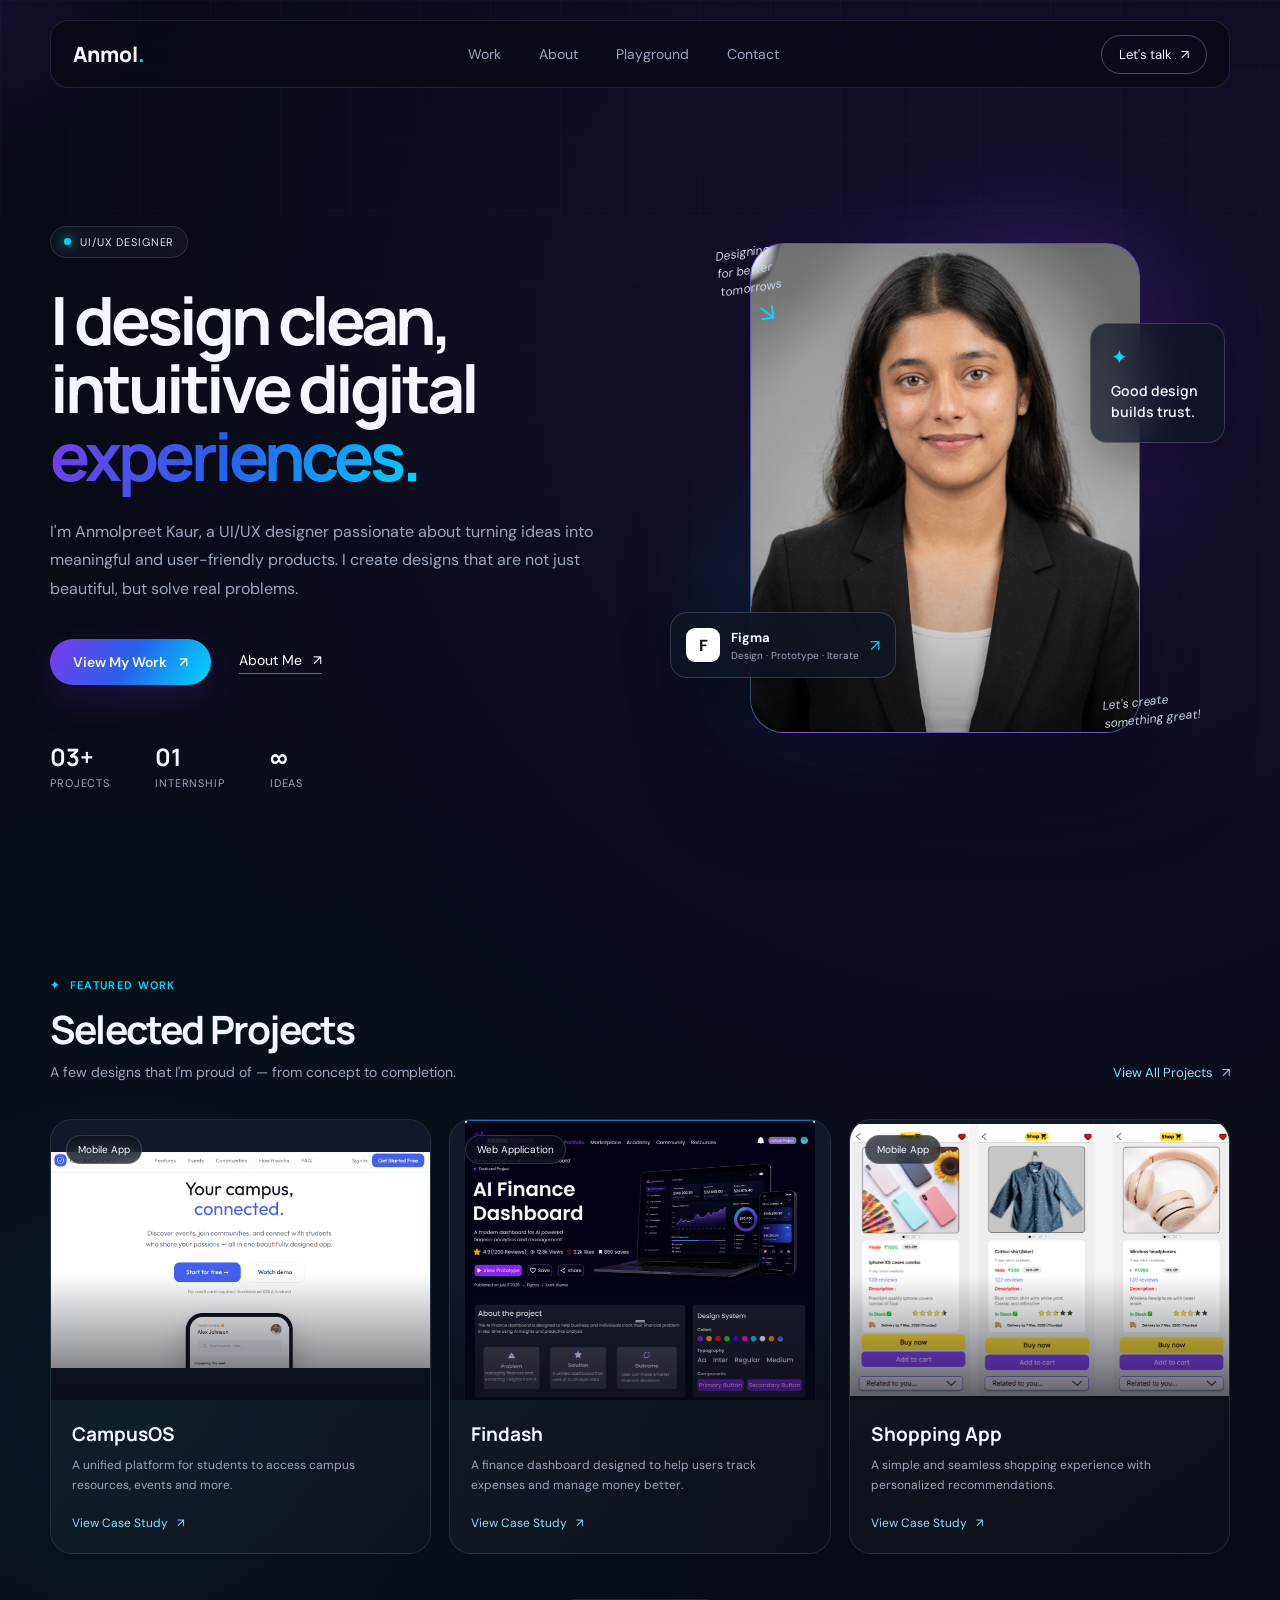
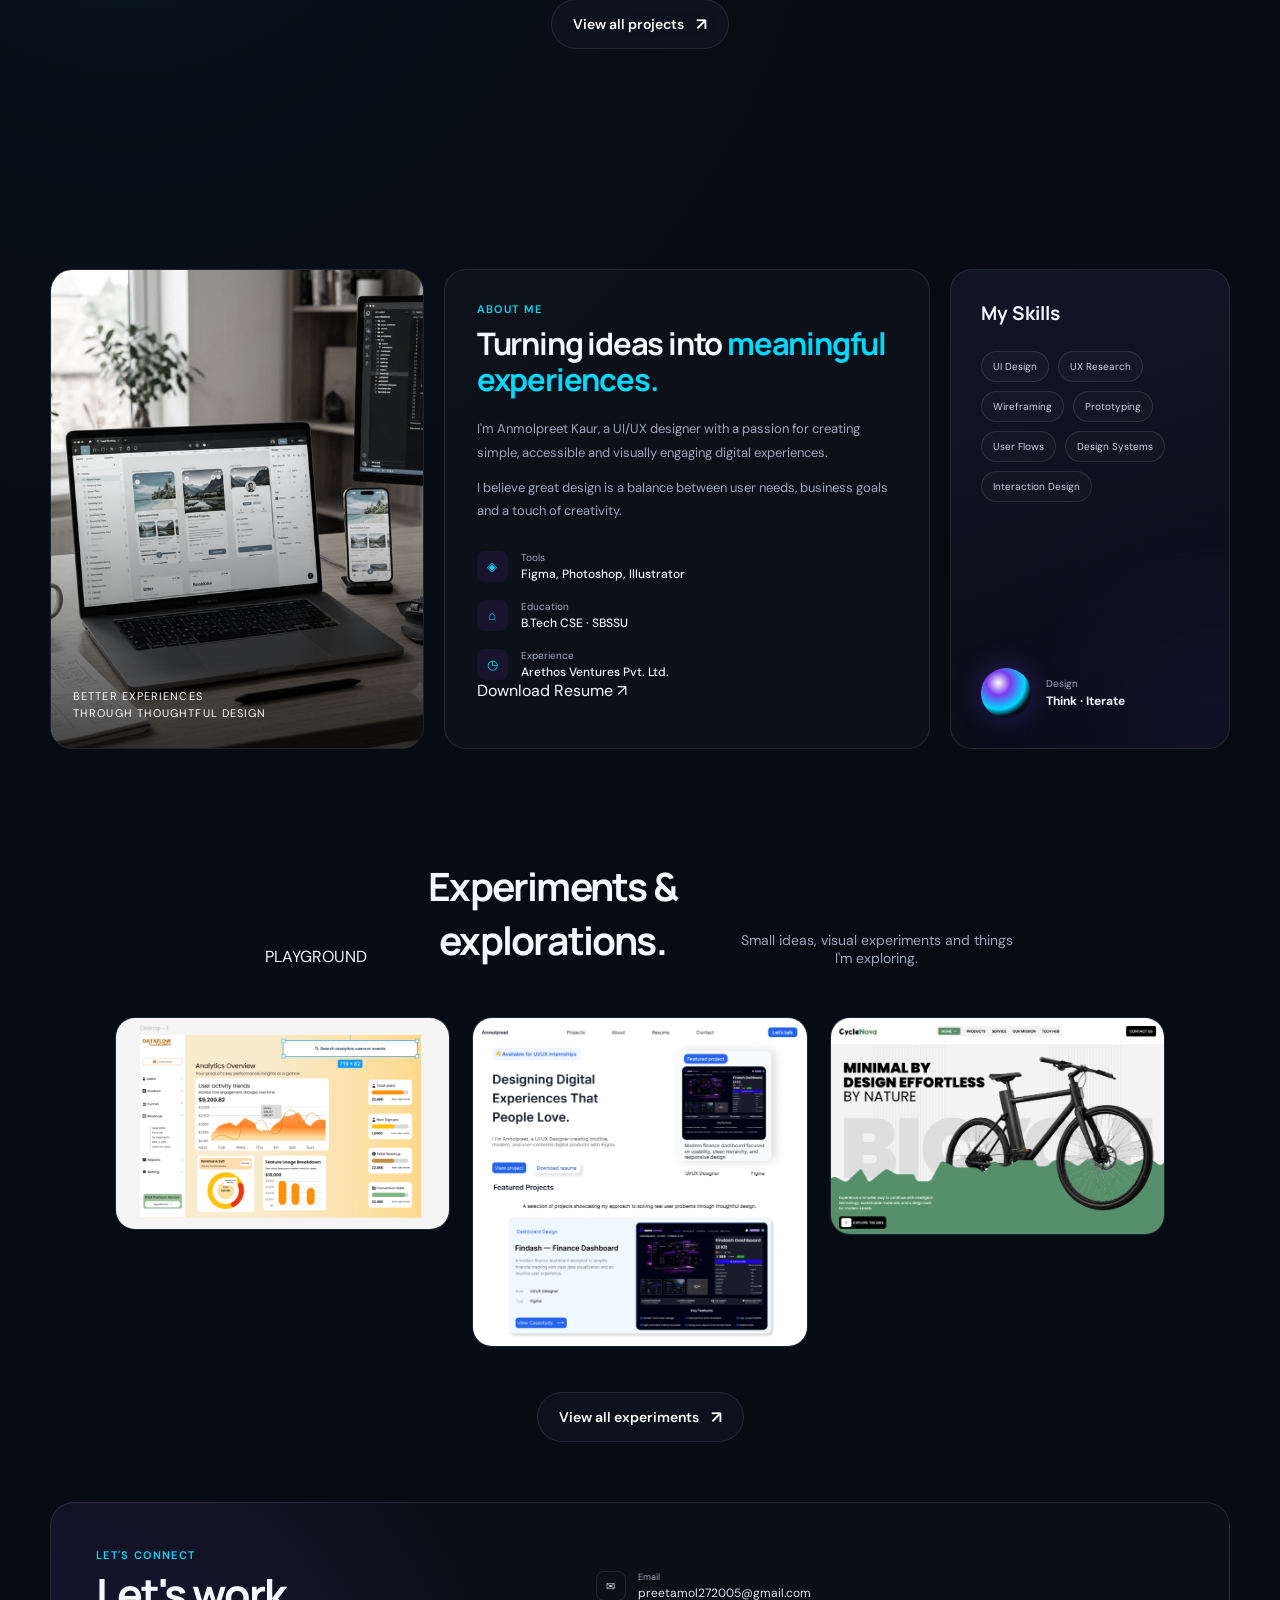
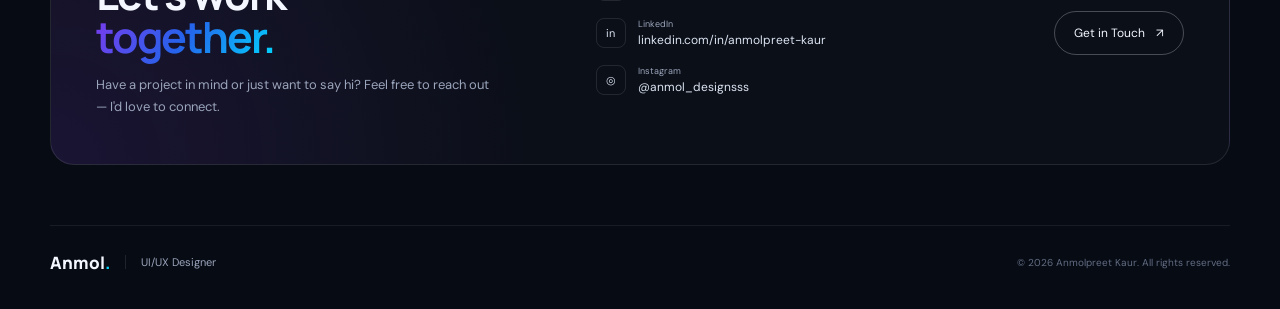
<file: index.html>
<!DOCTYPE html>
<html lang="en">
<head>
    <meta charset="UTF-8">
    <meta name="viewport" content="width=device-width, initial-scale=1.0">

    <title>Anmol — UI/UX Designer</title>

    <meta
        name="description"
        content="Anmolpreet Kaur — UI/UX Designer creating clean, intuitive and meaningful digital experiences."
    >

    <link rel="preconnect" href="https://fonts.googleapis.com">
    <link rel="preconnect" href="https://fonts.gstatic.com" crossorigin>

    <link
        href="https://fonts.googleapis.com/css2?family=DM+Sans:wght@400;500;600;700&family=Manrope:wght@400;500;600;700;800&display=swap"
        rel="stylesheet"
    >

    <link rel="stylesheet" href="style.css">
</head>

<body>

<!-- ================= CURSOR GLOW ================= -->

<div class="cursor-glow"></div>


<!-- ================= NAVBAR ================= -->

<nav class="navbar">

    <div class="logo">
        Anmol<span>.</span>
    </div>

    <div class="nav-links">

        <a href="#work" class="active">Work</a>
        <a href="#about">About</a>
        <a href="#playground">Playground</a>
        <a href="#contact">Contact</a>

    </div>

    <a href="#contact" class="nav-button">
        Let's talk
        <span>↗</span>
    </a>

    <button class="menu-btn" id="menuBtn">
        ☰
    </button>

</nav>


<!-- ================= HERO ================= -->

<section class="hero">

    <div class="hero-content">

        <div class="designer-label">
            <span class="status-dot"></span>
            UI/UX DESIGNER
        </div>

        <h1>
            I design clean,
            <br>
            intuitive digital
            <span>experiences.</span>
        </h1>

        <p class="hero-description">
            I'm Anmolpreet Kaur, a UI/UX designer passionate about
            turning ideas into meaningful and user-friendly products.
            I create designs that are not just beautiful, but solve
            real problems.
        </p>

        <div class="hero-buttons">

            <a href="#work" class="primary-button">
                View My Work
                <span>↗</span>
            </a>

            <a href="#about" class="text-button">
                About Me
                <span>↗</span>
            </a>

        </div>

        <div class="hero-meta">

            <div>
                <strong>03+</strong>
                <span>Projects</span>
            </div>

            <div>
                <strong>01</strong>
                <span>Internship</span>
            </div>

            <div>
                <strong>∞</strong>
                <span>Ideas</span>
            </div>

        </div>

    </div>


    <!-- HERO VISUAL -->

    <div class="hero-visual">

        <div class="glow glow-one"></div>
        <div class="glow glow-two"></div>

        <div class="profile-frame">

            <img
                src="images/profile.jpeg"
                alt="Anmolpreet Kaur"
            >

        </div>


        <div class="floating-card figma-card">

            <div class="figma-icon">
                F
            </div>

            <div>
                <strong>Figma</strong>
                <small>Design · Prototype · Iterate</small>
            </div>

            <span>↗</span>

        </div>


        <div class="floating-card quote-card">

            <span class="quote-icon">✦</span>

            <p>
                Good design
                <br>
                builds trust.
            </p>

        </div>


        <div class="design-note note-one">
            Designing
            <br>
            for better
            <br>
            tomorrows
            <span>↘</span>
        </div>

        <div class="design-note note-two">
            Let's create
            <br>
            something great!
        </div>

    </div>

</section>



<!-- ================= FEATURED WORK ================= -->

<section class="section work-section" id="work">

    <div class="section-heading">

        <div>

            <div class="eyebrow">
                <span>✦</span>
                FEATURED WORK
            </div>

            <h2>
                Selected Projects
            </h2>

            <p>
                A few designs that I'm proud of — from concept to completion.
            </p>

        </div>

        <a href="#playground" class="view-link">
            View All Projects
            <span>↗</span>
        </a>

    </div>


    <div class="projects-grid">


        <!-- PROJECT 1 -->

        <article class="project-card">

            <div class="project-image ">

                <img
                    src="images/campusos.png"
                    alt="CampusOS UI design"
                >

                <div class="project-category">
                    Mobile App
                </div>

                <div class="image-overlay"></div>

            </div>

            <div class="project-content">

                <h3>CampusOS</h3>

                <p>
                    A unified platform for students to access
                    campus resources, events and more.
                </p>

                <a href="case-study.html?project=campusos" class="case-link">
                    View Case Study
                    <span>↗</span>
                </a>

            </div>

        </article>



        <!-- PROJECT 2 -->

        <article class="project-card">

            <div class="project-image">

                <img
                    src="images/findash.png"
                    alt="Findash UI design"
                >

                <div class="project-category">
                    Web Application
                </div>

                <div class="image-overlay"></div>

            </div>

            <div class="project-content">

                <h3>Findash</h3>

                <p>
                    A finance dashboard designed to help users
                    track expenses and manage money better.
                </p>

                <a href="case-study.html?project=findash" class="case-link">
                    View Case Study
                    <span>↗</span>
                </a>

            </div>

        </article>



        <!-- PROJECT 3 -->

        <article class="project-card">

            <div class="project-image">

                <img
                    src="images/shopping.png"
                    alt="Shopping app UI design"
                >

                <div class="project-category">
                    Mobile App
                </div>

                <div class="image-overlay"></div>

            </div>

            <div class="project-content">

                <h3>Shopping App</h3>

                <p>
                    A simple and seamless shopping experience
                    with personalized recommendations.
                </p>

                <a href="case-study.html?project=shopping" class="case-link">
                    View Case Study
                    <span>↗</span>
                </a>

            </div>


            


        </article>

    </div>
    <div class="view-all-projects">
    <a href="projects.html">
        <span>View all projects</span>
        <span class="view-arrow">↗</span>
    </a>
</div>

</section>



<!-- ================= ABOUT ================= -->

<section class="section about-section" id="about">

    <div class="about-image">

        <div class="image-glow"></div>

        <img
            src="images/experiment1.jpg"
            alt="Design workspace"
        >

        <div class="vertical-text">
            BETTER EXPERIENCES
            <br>
            THROUGH THOUGHTFUL DESIGN
        </div>

    </div>


    <div class="about-content">

        <div class="eyebrow">
            ABOUT ME
        </div>

        <h2>
            Turning ideas into
            <span>meaningful experiences.</span>
        </h2>

        <p>
            I'm Anmolpreet Kaur, a UI/UX designer with a passion
            for creating simple, accessible and visually engaging
            digital experiences.
        </p>

        <p>
            I believe great design is a balance between user needs,
            business goals and a touch of creativity.
        </p>


        <div class="about-info">

            <div class="info-row">

                <span>◈</span>

                <div>
                    <small>Tools</small>
                    <strong>Figma, Photoshop, Illustrator</strong>
                </div>

            </div>


            <div class="info-row">

                <span>⌂</span>

                <div>
                    <small>Education</small>
                    <strong>B.Tech CSE · SBSSU</strong>
                </div>

            </div>


            <div class="info-row">

                <span>◷</span>

                <div>
                    <small>Experience</small>
                    <strong>Arethos Ventures Pvt. Ltd.</strong>
                </div>

            </div>

        </div>


        <a href="resume.pdf" target="_blank">
            Download Resume
            <span>↗</span>
        </a>

    </div>



    <!-- SKILLS -->

    <div class="skills-card">

        <h3>
            My Skills
        </h3>

        <div class="skill-tags">

            <span>UI Design</span>
            <span>UX Research</span>
            <span>Wireframing</span>
            <span>Prototyping</span>
            <span>User Flows</span>
            <span>Design Systems</span>
            <span>Interaction Design</span>

        </div>


        <div class="design-process">

            <div class="process-orb"></div>

            <div>
                <span>Design</span>
                <strong>Think · Iterate</strong>
            </div>

        </div>

    </div>

</section>



<!-- ================= PLAYGROUND ================= -->

<section class="playground" id="playground">

    <div class="section-heading">

        <span>PLAYGROUND</span>

        <h2>
            Experiments &
            <span>explorations.</span>
        </h2>

        <p>
            Small ideas, visual experiments and things I'm exploring.
        </p>

    </div>


    <!-- ONLY 3 EXPERIMENTS ON HOME PAGE -->

    <div class="experiment-grid">

        <!-- Experiment 1 -->
        <div class="experiment-card">
            <img
                src="images/experiment-1.png"
                alt="UI/UX Experiment 1"
            >
        </div>


        <!-- Experiment 2 -->
        <div class="experiment-card">
            <img
                src="images/experiment-2.png"
                alt="UI/UX Experiment 2"
            >
        </div>


        <!-- Experiment 3 -->
        <div class="experiment-card">
            <img
                src="images/experiment-3.png"
                alt="UI/UX Experiment 3"
            >
        </div>

    </div>


    <!-- VIEW ALL -->

    <div class="view-all-experiments">

        <a href="experiments.html">

            <span>View all experiments</span>

            <span class="experiment-arrow">↗</span>

        </a>

    </div>

</section>

<!-- ================= CONTACT ================= -->

<section class="section contact-section" id="contact">

    <div class="contact-content">

        <div>

            <div class="eyebrow">
                LET'S CONNECT
            </div>

            <h2>
                Let's work
                <br>
                <span>together.</span>
            </h2>

            <p>
                Have a project in mind or just want to say hi?
                Feel free to reach out — I'd love to connect.
            </p>

        </div>


        <div class="contact-links">

            <a href="mailto:yourmail@gmail.com">

                <span class="contact-icon">✉</span>

                <span>
                    <small>Email</small>
                    preetamol272005@gmail.com
                </span>

            </a>


            <a href="#">

                <span class="contact-icon">in</span>

                <span>
                    <small>LinkedIn</small>
                    linkedin.com/in/anmolpreet-kaur
                </span>

            </a>


            <a href="#">

                <span class="contact-icon">◎</span>

                <span>
                    <small>Instagram</small>
                    @anmol_designsss
                </span>

            </a>

        </div>


        <a href="mailto:preetanmol272005@gmail.com" class="contact-button">

            Get in Touch
            <span>↗</span>

        </a>

    </div>

</section>



<!-- ================= FOOTER ================= -->

<footer>

    <div class="footer-logo">
        Anmol<span>.</span>
    </div>

    <div class="footer-role">
        UI/UX Designer
    </div>

    <div class="copyright">
        © 2026 Anmolpreet Kaur. All rights reserved.
    </div>

</footer>


<script src="script.js"></script>

</body>
</html>
</file>
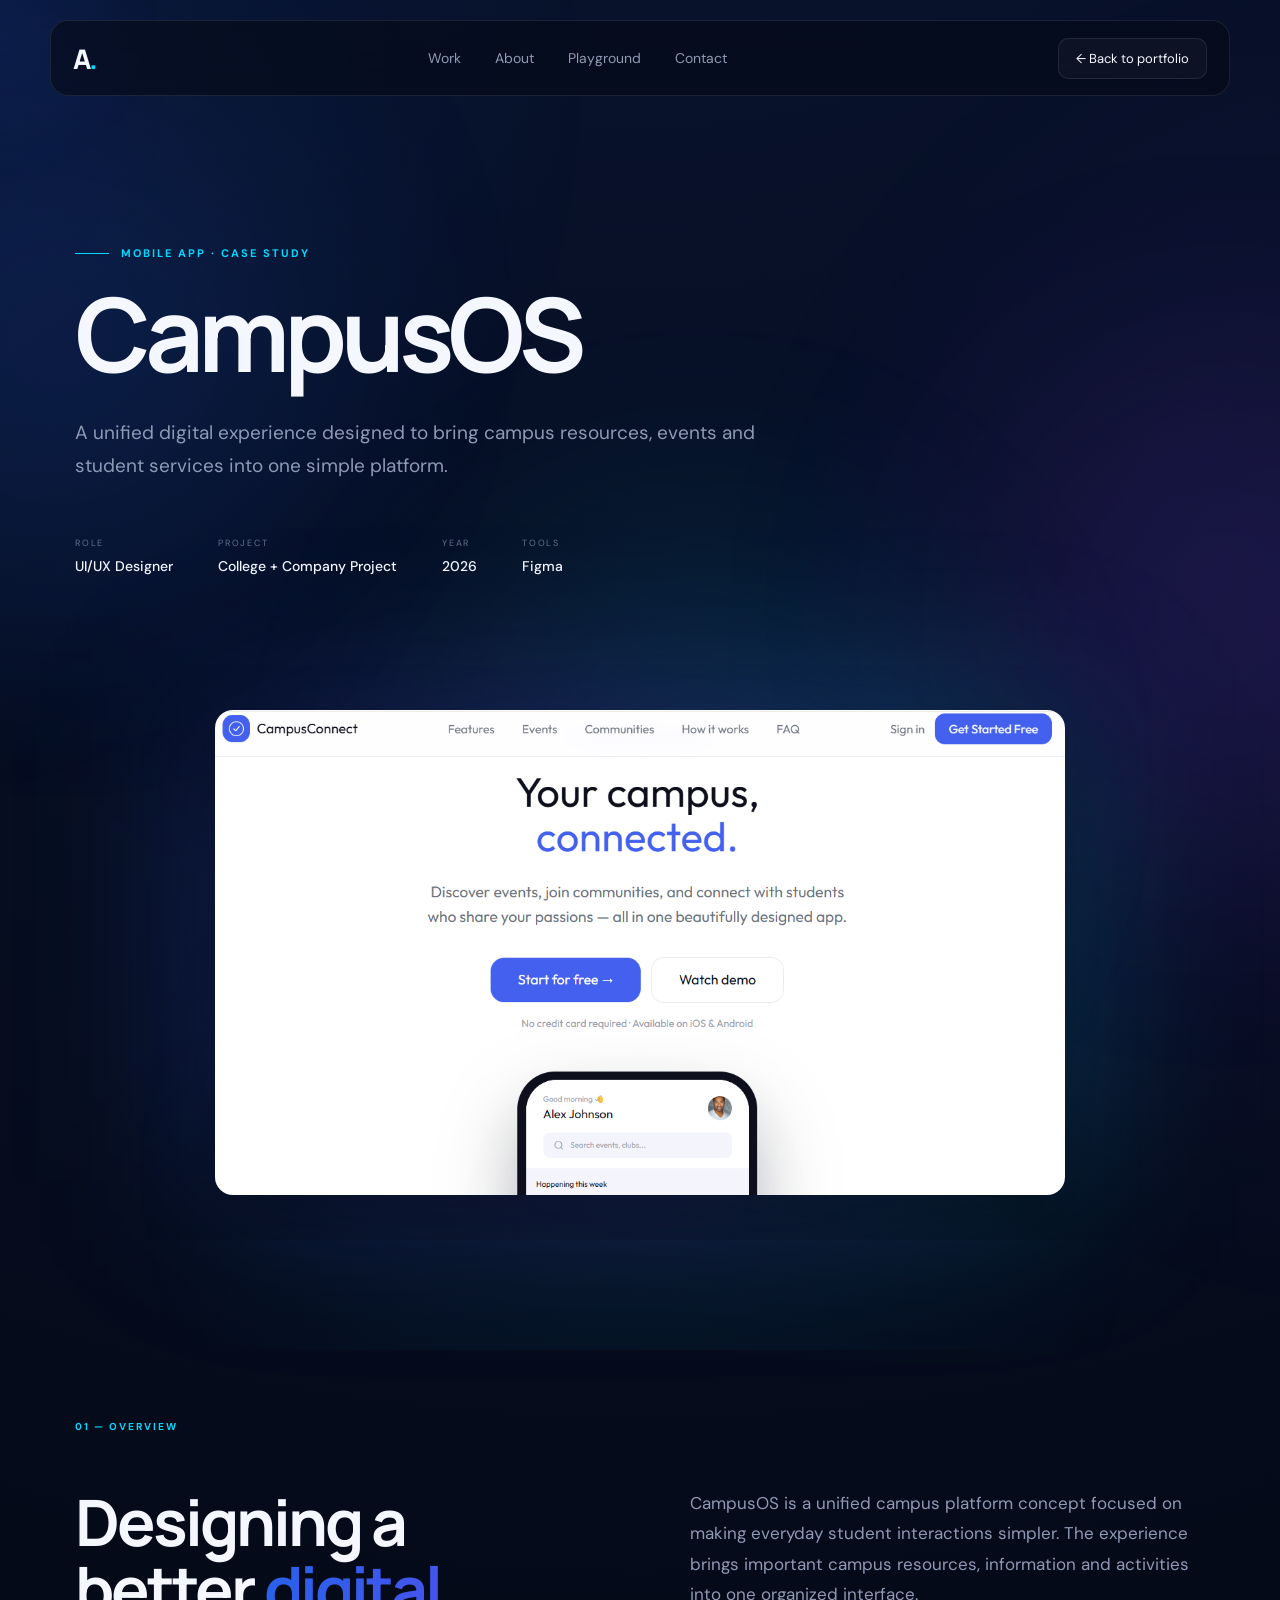
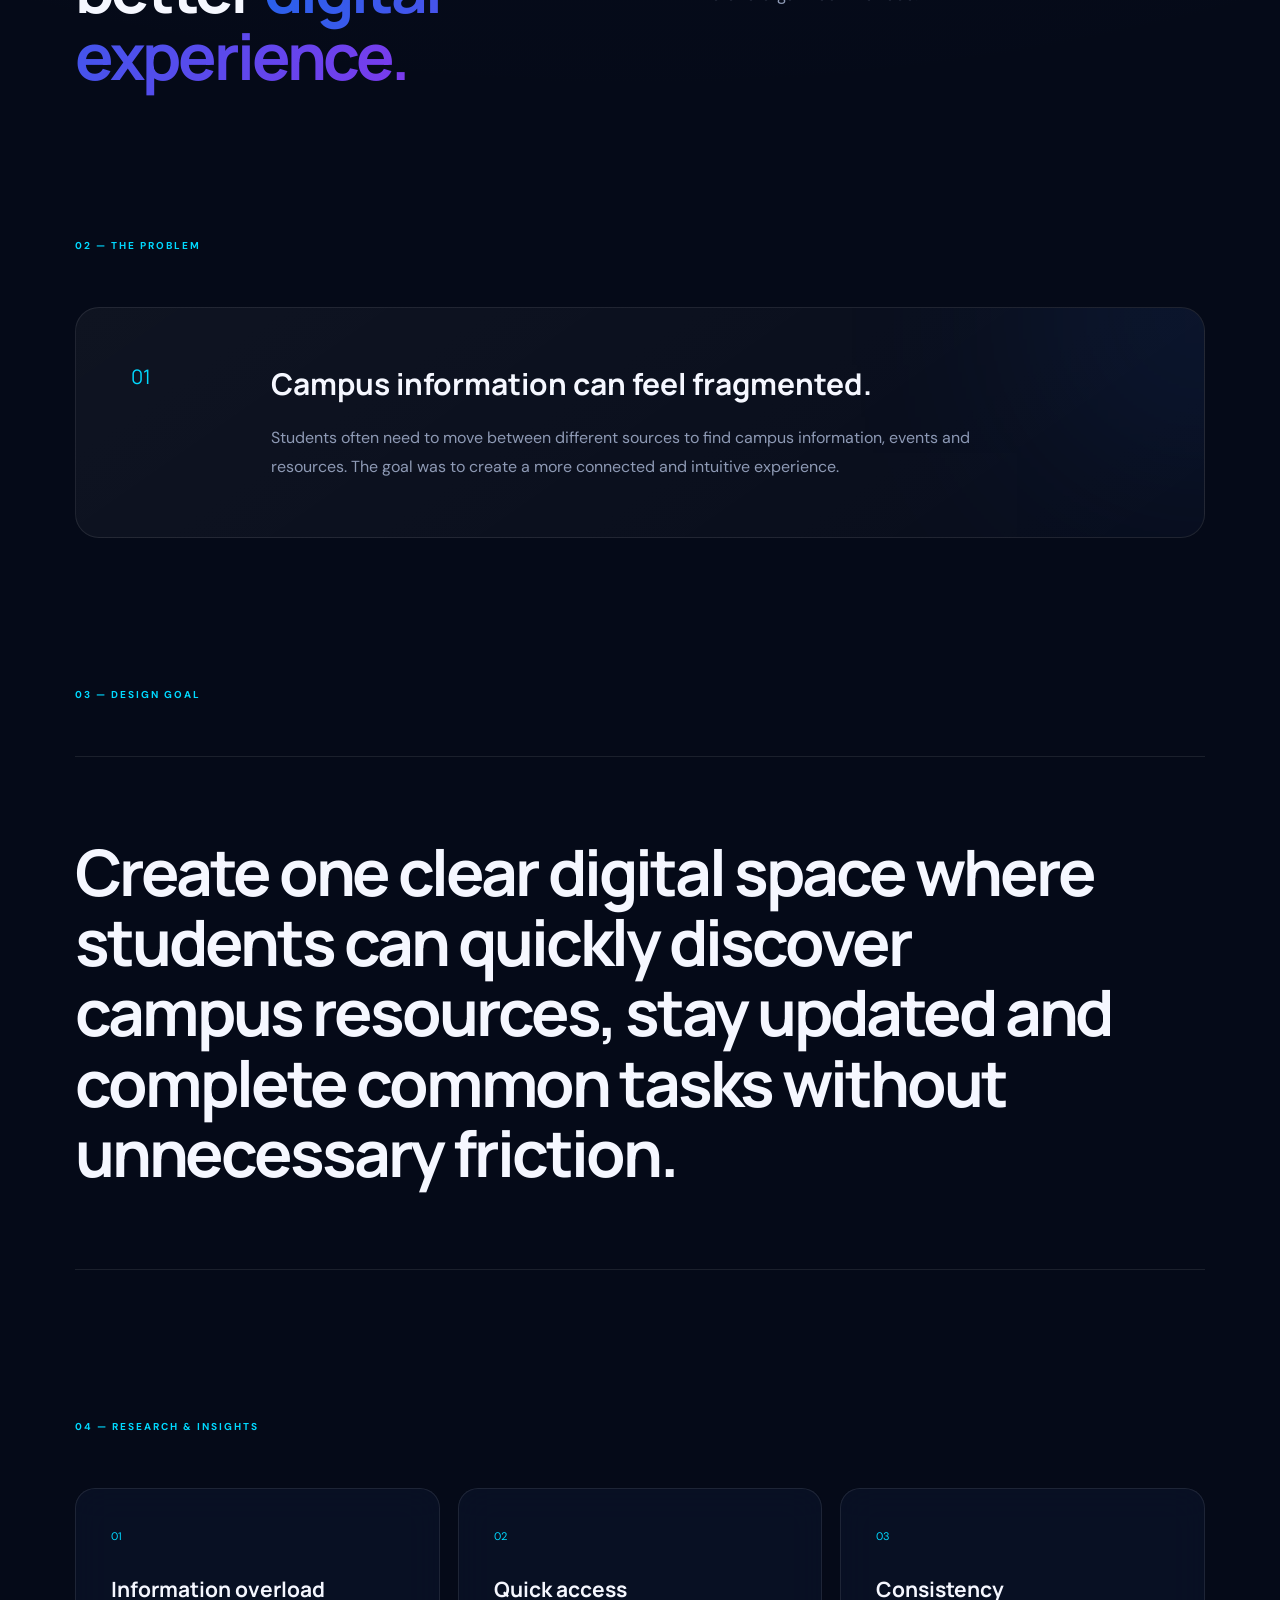
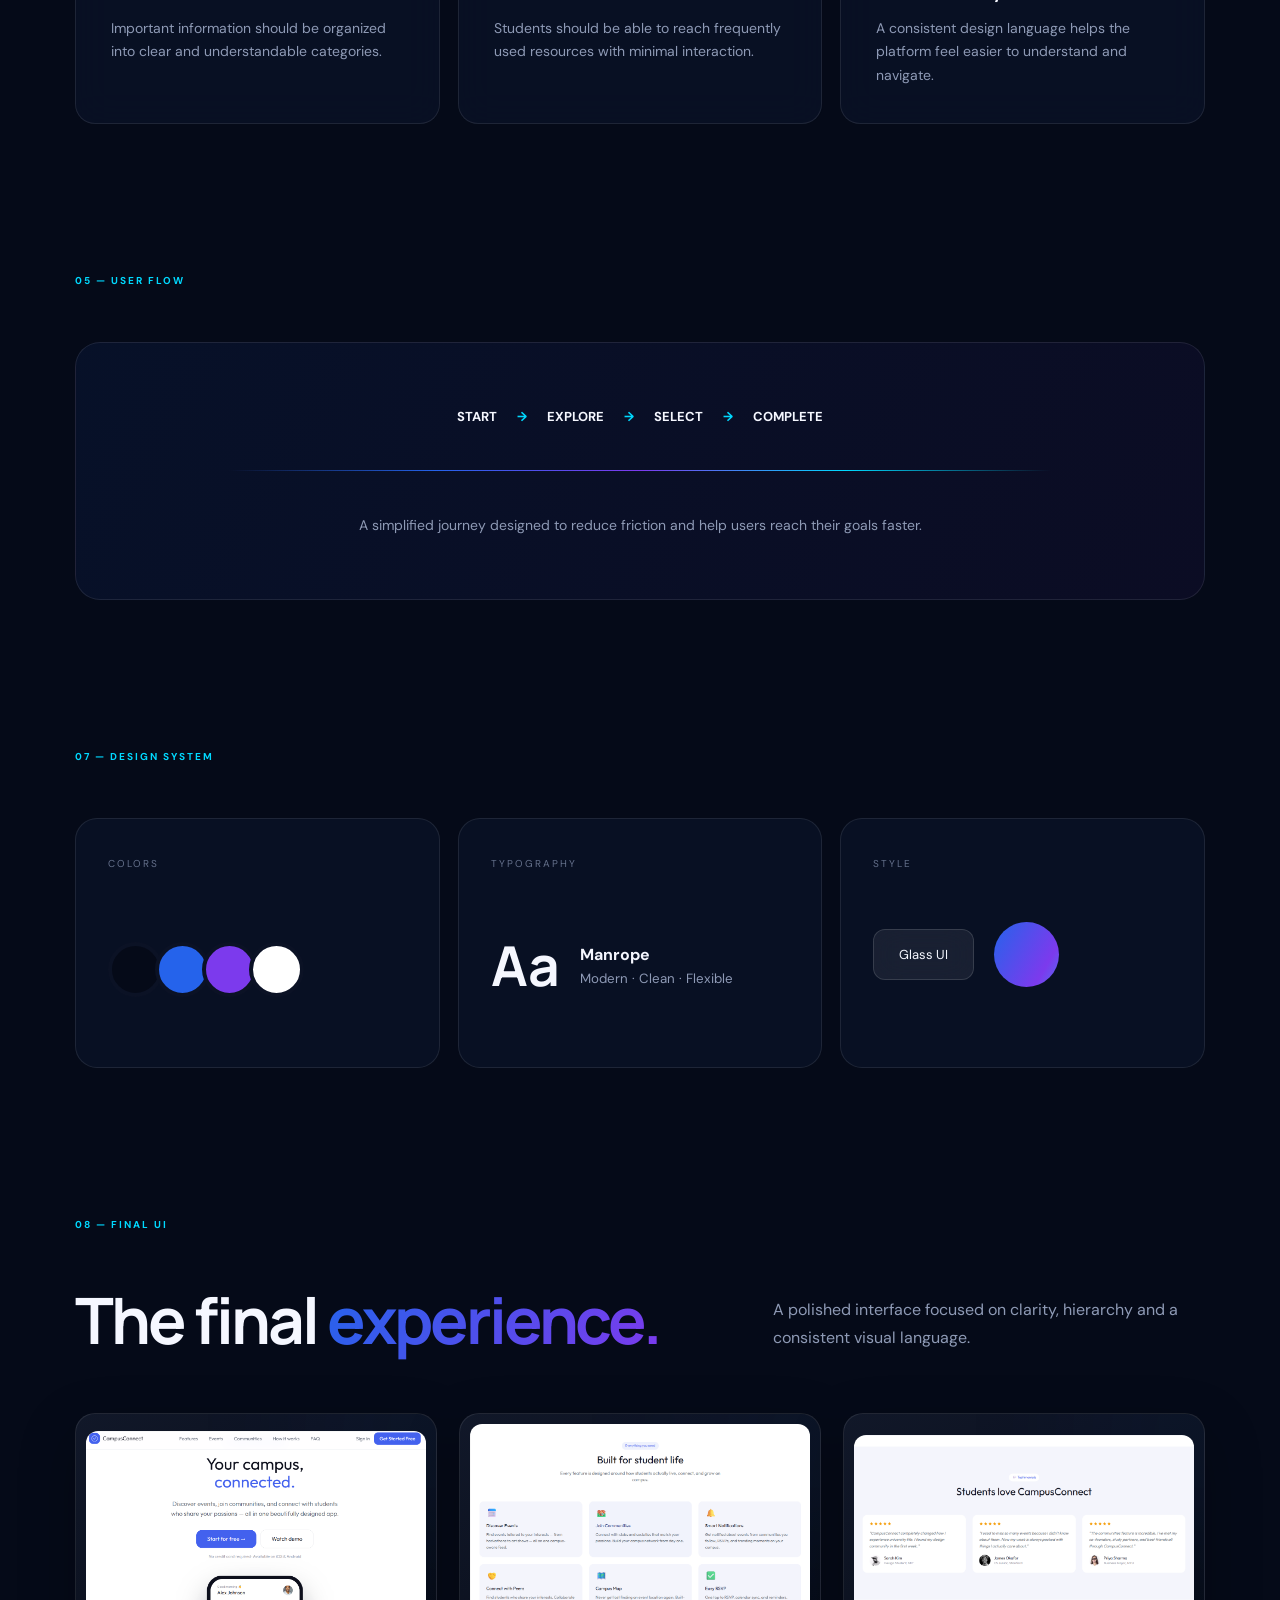
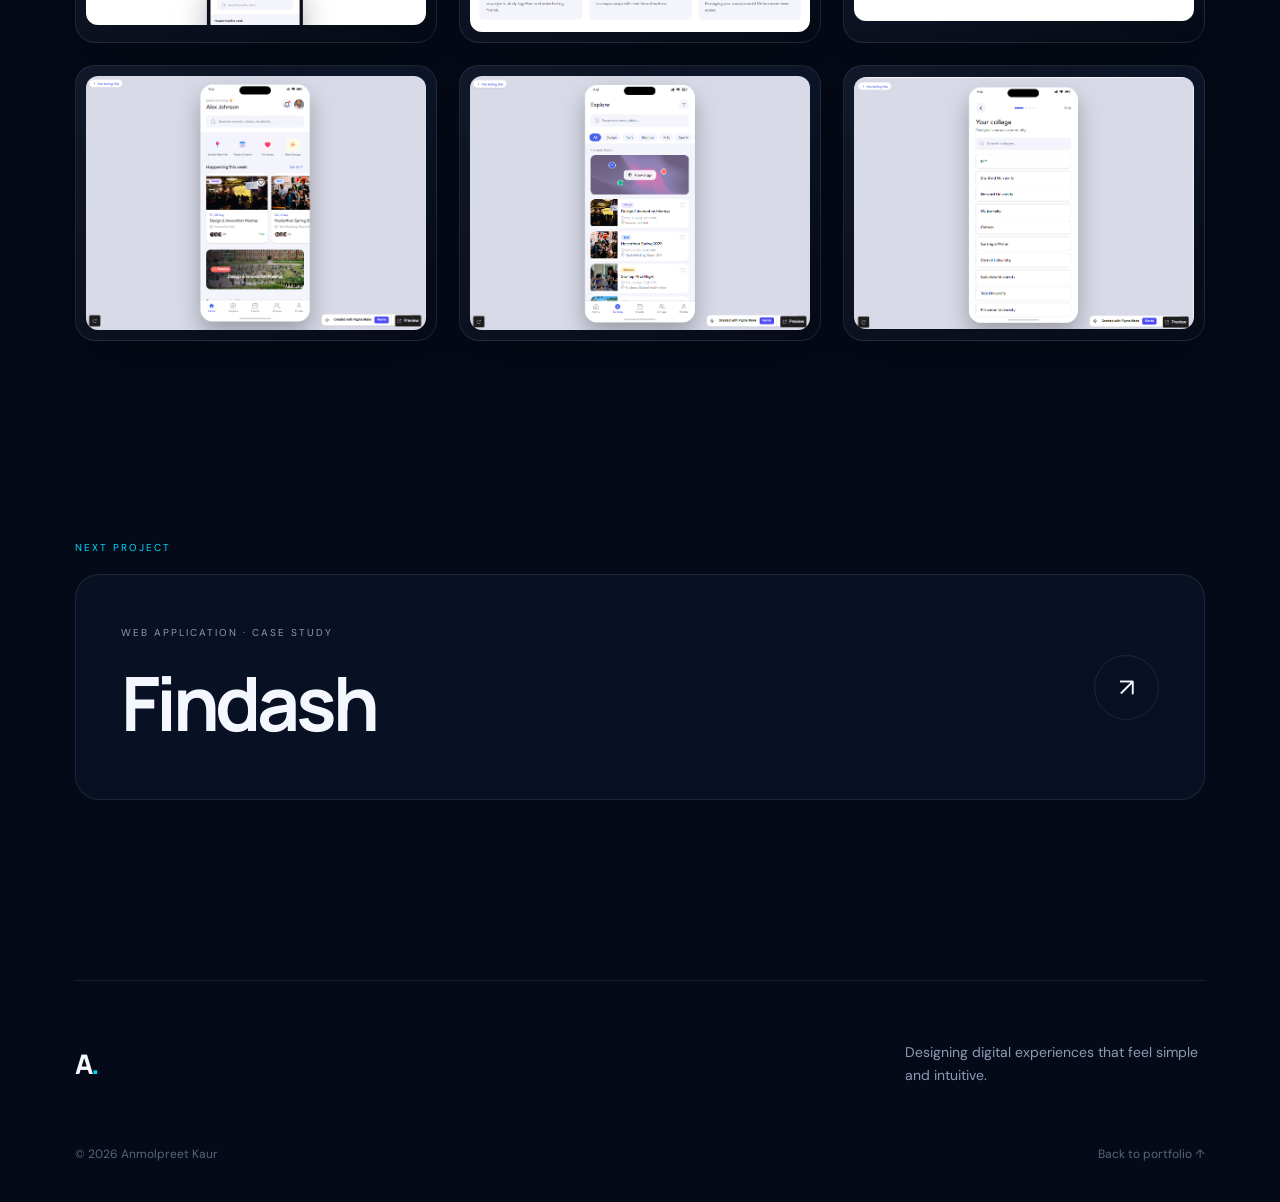
<file: case-study.html>
<!DOCTYPE html>
<html lang="en">
<head>
    <meta charset="UTF-8">
    <meta name="viewport" content="width=device-width, initial-scale=1.0">

    <title>Case Study — Anmol</title>

    <link rel="preconnect" href="https://fonts.googleapis.com">
    <link rel="preconnect" href="https://fonts.gstatic.com" crossorigin>

    <link href="https://fonts.googleapis.com/css2?family=DM+Sans:wght@400;500;600;700&family=Manrope:wght@400;500;600;700;800&display=swap" rel="stylesheet">

    <link rel="stylesheet" href="case-study.css">
</head>

<body>

<!-- ================= CURSOR GLOW ================= -->

<div class="cursor-glow"></div>


<!-- ================= BACKGROUND ================= -->

<div class="gradient-orb orb-one"></div>
<div class="gradient-orb orb-two"></div>
<div class="gradient-orb orb-three"></div>


<!-- ================= NAVBAR ================= -->

<header class="navbar">

    <a href="index.html" class="logo">
        A<span>.</span>
    </a>

    <nav>
        <a href="index.html#work">Work</a>
        <a href="index.html#about">About</a>
        <a href="index.html#playground">Playground</a>
        <a href="index.html#contact">Contact</a>
    </nav>

    <a href="index.html" class="back-btn">
        ← Back to portfolio
    </a>

</header>


<!-- ================= MAIN ================= -->

<main>


<!-- ================= HERO ================= -->

<section class="case-hero">

    <div class="hero-content">

        <div class="eyebrow">
            <span class="eyebrow-line"></span>
            <span id="project-category">CASE STUDY</span>
        </div>

        <h1 id="project-title">
            Project Title
        </h1>

        <p id="project-subtitle">
            Project description goes here.
        </p>

        <div class="project-meta">

            <div class="meta-item">
                <span>ROLE</span>
                <strong id="project-role">UI/UX Designer</strong>
            </div>

            <div class="meta-item">
                <span>PROJECT</span>
                <strong id="project-type">Web Application</strong>
            </div>

            <div class="meta-item">
                <span>YEAR</span>
                <strong id="project-year">2026</strong>
            </div>

            <div class="meta-item">
                <span>TOOLS</span>
                <strong id="project-tools">Figma</strong>
            </div>

        </div>

    </div>

</section>


<!-- ================= HERO IMAGE ================= -->

<section class="hero-showcase">

    <div class="showcase-glow"></div>

    <div class="hero-image-wrapper">

        <img id="hero-image"
             src=""
             alt="Project preview">

    </div>

</section>


<!-- ================= OVERVIEW ================= -->

<section class="content-section reveal">

    <div class="section-label">
        01 — OVERVIEW
    </div>

    <div class="two-column">

        <div>
            <h2>
                Designing a better
                <span>digital experience.</span>
            </h2>
        </div>

        <div>
            <p id="overview">
                Project overview will appear here.
            </p>
        </div>

    </div>

</section>


<!-- ================= PROBLEM ================= -->

<section class="content-section reveal">

    <div class="section-label">
        02 — THE PROBLEM
    </div>

    <div class="problem-card">

        <div class="problem-number">
            01
        </div>

        <div>

            <h3 id="problem-title">
                Understanding the problem
            </h3>

            <p id="problem">
                Problem description will appear here.
            </p>

        </div>

    </div>

</section>


<!-- ================= GOAL ================= -->

<section class="content-section reveal">

    <div class="section-label">
        03 — DESIGN GOAL
    </div>

    <div class="goal-content">

        <h2 id="goal">
            Create a simple, intuitive and visually engaging experience.
        </h2>

    </div>

</section>


<!-- ================= RESEARCH ================= -->

<section class="content-section reveal">

    <div class="section-label">
        04 — RESEARCH & INSIGHTS
    </div>

    <div class="research-grid" id="research-grid">

        <!-- JS inserts insights -->

    </div>

</section>


<!-- ================= USER FLOW ================= -->

<section class="content-section reveal">

    <div class="section-label">
        05 — USER FLOW
    </div>

    <div class="flow-card">

        <div class="flow-title">
            <span>START</span>
            <span>→</span>
            <span>EXPLORE</span>
            <span>→</span>
            <span>SELECT</span>
            <span>→</span>
            <span>COMPLETE</span>
        </div>

        <div class="flow-line"></div>

        <p>
            A simplified journey designed to reduce friction
            and help users reach their goals faster.
        </p>

    </div>

</section>





<!-- ================= DESIGN SYSTEM ================= -->

<section class="content-section reveal">

    <div class="section-label">
        07 — DESIGN SYSTEM
    </div>

    <div class="design-system">

        <div class="system-card">

            <span class="system-label">
                COLORS
            </span>

            <div class="color-row">

                <div class="color-box color-navy"></div>
                <div class="color-box color-blue"></div>
                <div class="color-box color-purple"></div>
                <div class="color-box color-white"></div>

            </div>

        </div>


        <div class="system-card">

            <span class="system-label">
                TYPOGRAPHY
            </span>

            <div class="type-preview">

                <strong>Aa</strong>

                <div>
                    <b>Manrope</b>
                    <small>Modern · Clean · Flexible</small>
                </div>

            </div>

        </div>


        <div class="system-card">

            <span class="system-label">
                STYLE
            </span>

            <div class="style-preview">

                <div class="glass-demo">
                    Glass UI
                </div>

                <div class="gradient-demo"></div>

            </div>

        </div>

    </div>

</section>


<!-- ================= FINAL UI ================= -->

<section class="content-section final-ui-section reveal">

    <div class="section-label">
        08 — FINAL UI
    </div>

    <div class="section-heading">

        <h2>
            The final
            <span>experience.</span>
        </h2>

        <p>
            A polished interface focused on clarity,
            hierarchy and a consistent visual language.
        </p>

    </div>

    <div class="final-ui-grid">

        <div class="ui-large">
            <img id="screen-one" src="" alt="Final UI Screen 1">
        </div>

        <div class="ui-small">
            <img id="screen-two" src="" alt="Final UI Screen 2">
        </div>

        <div class="ui-small">
            <img id="screen-three" src="" alt="Final UI Screen 3">
        </div>

        <div class="ui-wide">
            <img id="screen-four" src="" alt="Final UI Screen 4">
        </div>

        <div class="ui-small">
            <img id="screen-five" src="" alt="Final UI Screen 5">
        </div>

        <div class="ui-small">
            <img id="screen-six" src="" alt="Final UI Screen 6">
        </div>

    </div>

</section>


<!-- ================= NEXT PROJECT ================= -->

<section class="next-project reveal">

    <div class="next-label">
        NEXT PROJECT
    </div>

    <a id="next-project-link" href="#" class="next-project-card">

        <div>

            <span id="next-project-category">
                PROJECT
            </span>

            <h2 id="next-project-title">
                Next Project
            </h2>

        </div>

        <div class="next-arrow">
            ↗
        </div>

    </a>

</section>


</main>


<!-- ================= FOOTER ================= -->

<footer>

    <div class="footer-top">

        <a href="index.html" class="logo">
            A<span>.</span>
        </a>

        <p>
            Designing digital experiences
            that feel simple and intuitive.
        </p>

    </div>

    <div class="footer-bottom">

        <span>
            © 2026 Anmolpreet Kaur
        </span>

        <a href="index.html">
            Back to portfolio ↑
        </a>

    </div>

</footer>


<script src="case-study.js"></script>

</body>
</html>
</file>
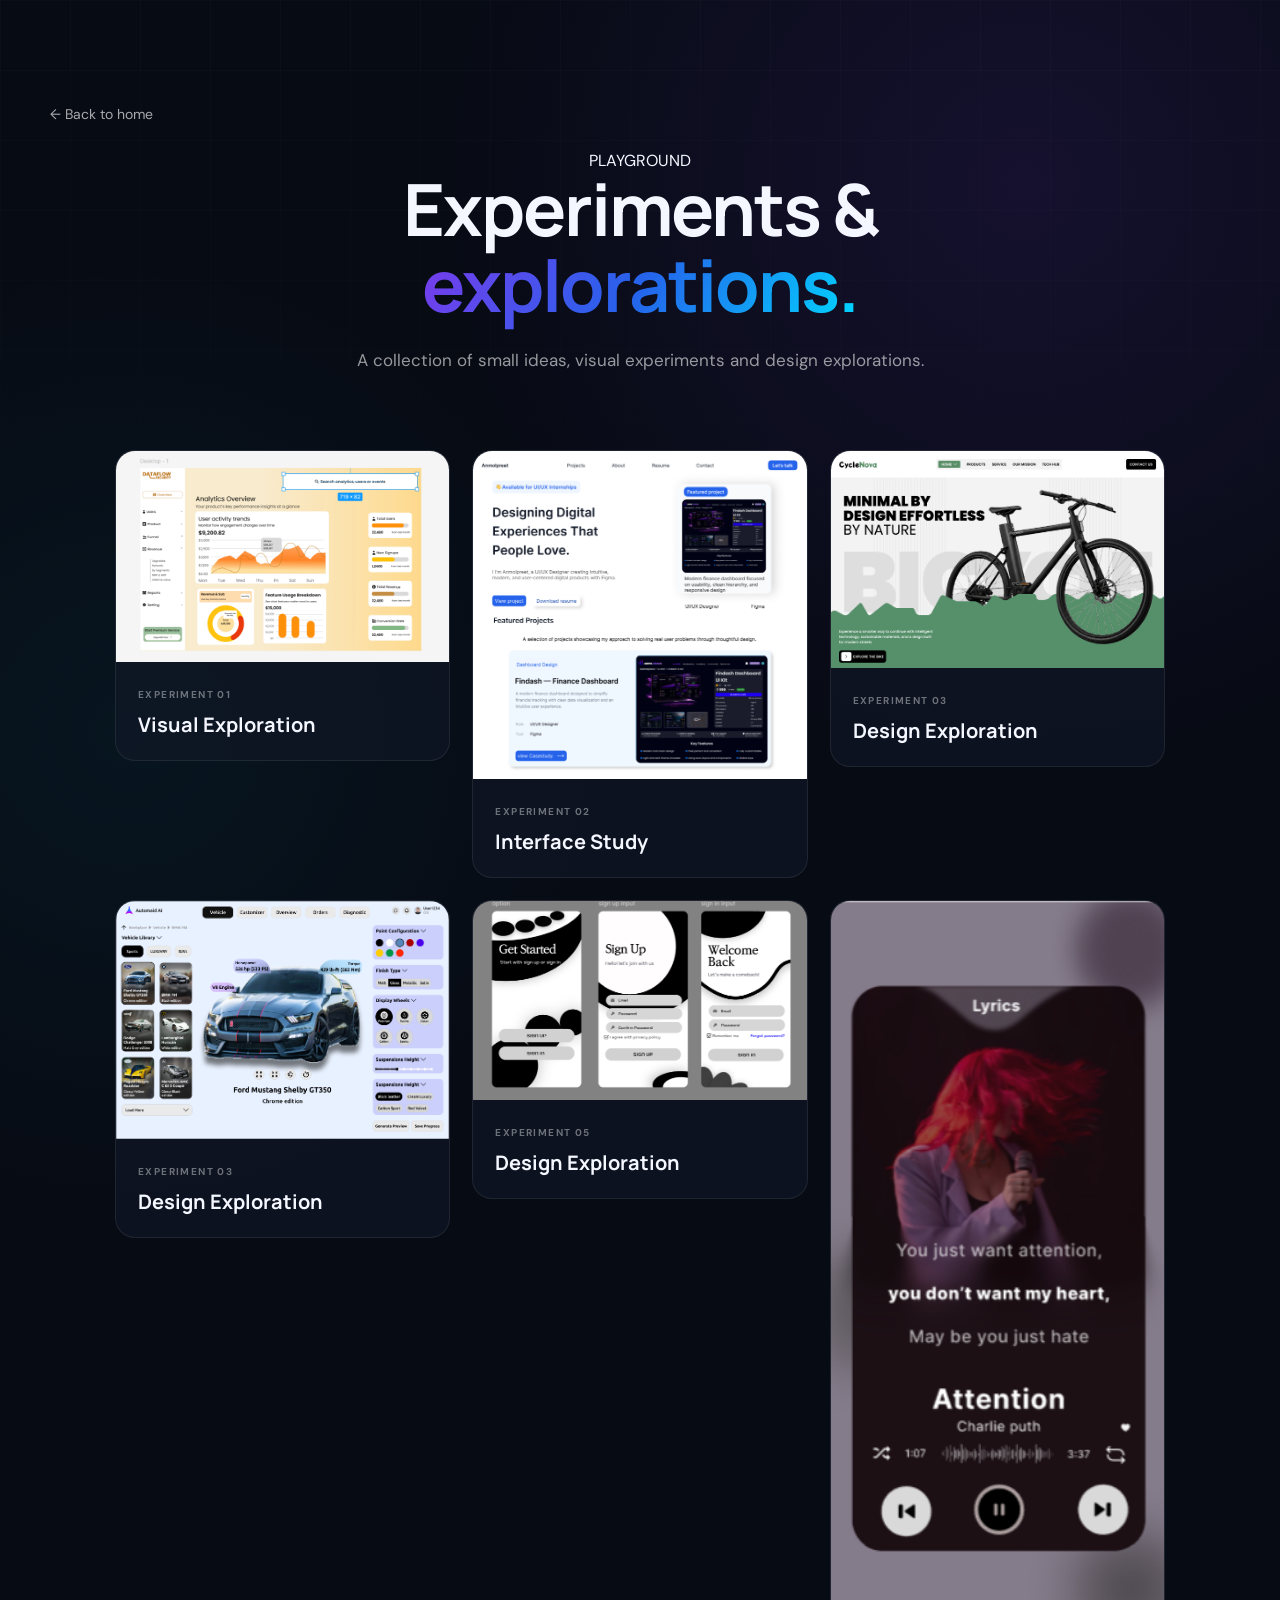
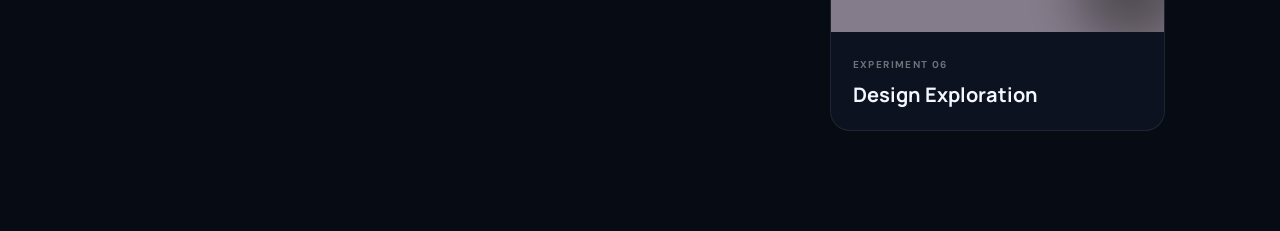
<file: experiments.html>
<!DOCTYPE html>
<html lang="en">

<head>

    <meta charset="UTF-8">

    <meta
        name="viewport"
        content="width=device-width, initial-scale=1.0"
    >

    <title>Experiments — Anmol | UI/UX Designer</title>

    <meta
        name="description"
        content="UI/UX experiments and visual explorations by Anmolpreet Kaur."
    >

    <link rel="preconnect" href="https://fonts.googleapis.com">

    <link
        rel="preconnect"
        href="https://fonts.gstatic.com"
        crossorigin
    >

    <link
        href="https://fonts.googleapis.com/css2?family=DM+Sans:wght@400;500;600;700&family=Manrope:wght@500;600;700;800&display=swap"
        rel="stylesheet"
    >

    <link rel="stylesheet" href="style.css">


    <style>

        /* ========================================
           EXPERIMENTS PAGE
        ======================================== */

        .experiments-page {

            min-height: 100vh;

            padding: 150px 0 100px;
        }


        /* ========================================
           HEADER
        ======================================== */

        .experiments-header {

            max-width: 800px;

            margin: 0 auto;

            text-align: center;
        }

        .experiments-header h1 {

            font-family: "Manrope", sans-serif;

            font-size: clamp(42px, 6vw, 72px);

            line-height: 1.05;

            letter-spacing: -2px;

            margin: 0;
        }

        .experiments-header h1 span {

            background: linear-gradient(
                120deg,
                #7c3aed,
                #2563eb,
                #00d9ff
            );

            -webkit-background-clip: text;

            background-clip: text;

            -webkit-text-fill-color: transparent;
        }

        .experiments-header p {

            max-width: 600px;

            margin: 24px auto 0;

            color: rgba(255, 255, 255, 0.58);

            font-size: 17px;

            line-height: 1.7;
        }


        /* ========================================
           BACK TO HOME
        ======================================== */

        .back-home {

            display: inline-flex;

            align-items: center;

            gap: 8px;

            position: fixed;

            top: 105px;

            left: max(
                30px,
                calc((100% - 1180px) / 2)
            );

            color: rgba(255, 255, 255, 0.65);

            text-decoration: none;

            font-size: 14px;

            transition: all 0.3s ease;

            z-index: 10;
        }

        .back-home:hover {

            color: #ffffff;

            transform: translateX(-3px);
        }


        /* ========================================
           EXPERIMENT GRID
        ======================================== */

        .all-experiments-grid {

            width: 100%;

            max-width: 1050px;

            margin: 75px auto 0;

            display: grid;

            grid-template-columns:
                repeat(3, 1fr);

            gap: 22px;

            align-items: start;
        }


        /* ========================================
           EXPERIMENT CARD
        ======================================== */

        .all-experiment-card {

            width: 100%;

            overflow: hidden;

            border-radius: 20px;

            background:
                rgba(18, 24, 39, 0.65);

            border:
                1px solid
                rgba(255, 255, 255, 0.08);

            position: relative;

            transition:
                transform 0.4s ease,
                border-color 0.4s ease,
                box-shadow 0.4s ease;
        }

        .all-experiment-card:hover {

            transform: translateY(-6px);

            border-color:
                rgba(124, 58, 237, 0.4);

            box-shadow:
                0 20px 50px
                rgba(0, 0, 0, 0.3);
        }


        /* ========================================
           IMAGE
        ======================================== */

        .all-experiment-card img {

            display: block;

            width: 100%;

            height: auto;

            object-fit: contain;

            transition:
                transform 0.5s ease;
        }

        .all-experiment-card:hover img {

            transform: scale(1.025);
        }


        /* ========================================
           EXPERIMENT INFO
        ======================================== */

        .experiment-info {

            padding: 20px 22px 22px;
        }

        .experiment-info span {

            font-size: 10px;

            font-weight: 700;

            letter-spacing: 1.4px;

            text-transform: uppercase;

            color:
                rgba(255, 255, 255, 0.4);
        }

        .experiment-info h2 {

            margin: 8px 0 0;

            font-family: "Manrope", sans-serif;

            font-size: 20px;
        }


        /* ========================================
           RESPONSIVE
        ======================================== */

        @media (max-width: 900px) {

            .all-experiments-grid {

                grid-template-columns:
                    repeat(2, 1fr);

                padding: 0 25px;
            }

            .back-home {

                left: 25px;
            }
        }


        @media (max-width: 600px) {

            .experiments-page {

                padding-top: 130px;
            }

            .experiments-header {

                padding: 0 22px;
            }

            .experiments-header h1 {

                letter-spacing: -1.5px;
            }

            .experiments-header p {

                font-size: 15px;
            }

            .all-experiments-grid {

                grid-template-columns: 1fr;

                gap: 18px;

                margin-top: 50px;

                padding: 0 18px;
            }

            .back-home {

                position: static;

                margin-left: 20px;

                margin-bottom: 35px;
            }
        }

    </style>

</head>


<body>


    <main class="experiments-page">


        <!-- BACK -->

        <a href="index.html" class="back-home">

            ← Back to home

        </a>


        <!-- HEADER -->

        <div class="experiments-header">

            <div class="section-label">

                PLAYGROUND

            </div>

            <h1>

                Experiments &
                <span>explorations.</span>

            </h1>

            <p>

                A collection of small ideas,
                visual experiments and design
                explorations.

            </p>

        </div>


        <!-- ====================================
             ALL EXPERIMENTS
        ===================================== -->

        <div class="all-experiments-grid">


            <!-- EXPERIMENT 1 -->

            <article class="all-experiment-card">

                <img
                    src="images/experiment-1.png"
                    alt="UI/UX Experiment 1"
                >

                <div class="experiment-info">

                    <span>Experiment 01</span>

                    <h2>Visual Exploration</h2>

                </div>

            </article>


            <!-- EXPERIMENT 2 -->

            <article class="all-experiment-card">

                <img
                    src="images/experiment-2.png"
                    alt="UI/UX Experiment 2"
                >

                <div class="experiment-info">

                    <span>Experiment 02</span>

                    <h2>Interface Study</h2>

                </div>

            </article>


            <!-- EXPERIMENT 3 -->

            <article class="all-experiment-card">

                <img
                    src="images/experiment-3.png"
                    alt="UI/UX Experiment 3"
                >

                <div class="experiment-info">

                    <span>Experiment 03</span>

                    <h2>Design Exploration</h2>

                </div>

            </article>


            <!-- EXPERIMENT 4 -->

            <article class="all-experiment-card">

                <img
                    src="images/experiment-4.png"
                    alt="UI/UX Experiment 3"
                >

                <div class="experiment-info">

                    <span>Experiment 03</span>

                    <h2>Design Exploration</h2>

                </div>
            </article>
            
            <!-- EXPERIMENT 5 -->

            <article class="all-experiment-card">

                <img
                    src="images/experiment-5.png"
                    alt="UI/UX Experiment 5"
                >

                <div class="experiment-info">

                    <span>Experiment 05</span>

                    <h2>Design Exploration</h2>

                </div>
            </article>


            <article class="all-experiment-card">

                <img
                    src="images/experiment-6.png"
                    alt="UI/UX Experiment 6"
                >

                <div class="experiment-info">

                    <span>Experiment 06</span>

                    <h2>Design Exploration</h2>

                </div>
            </article>    
    

        </div>

    </main>

</body>

</html>
</file>
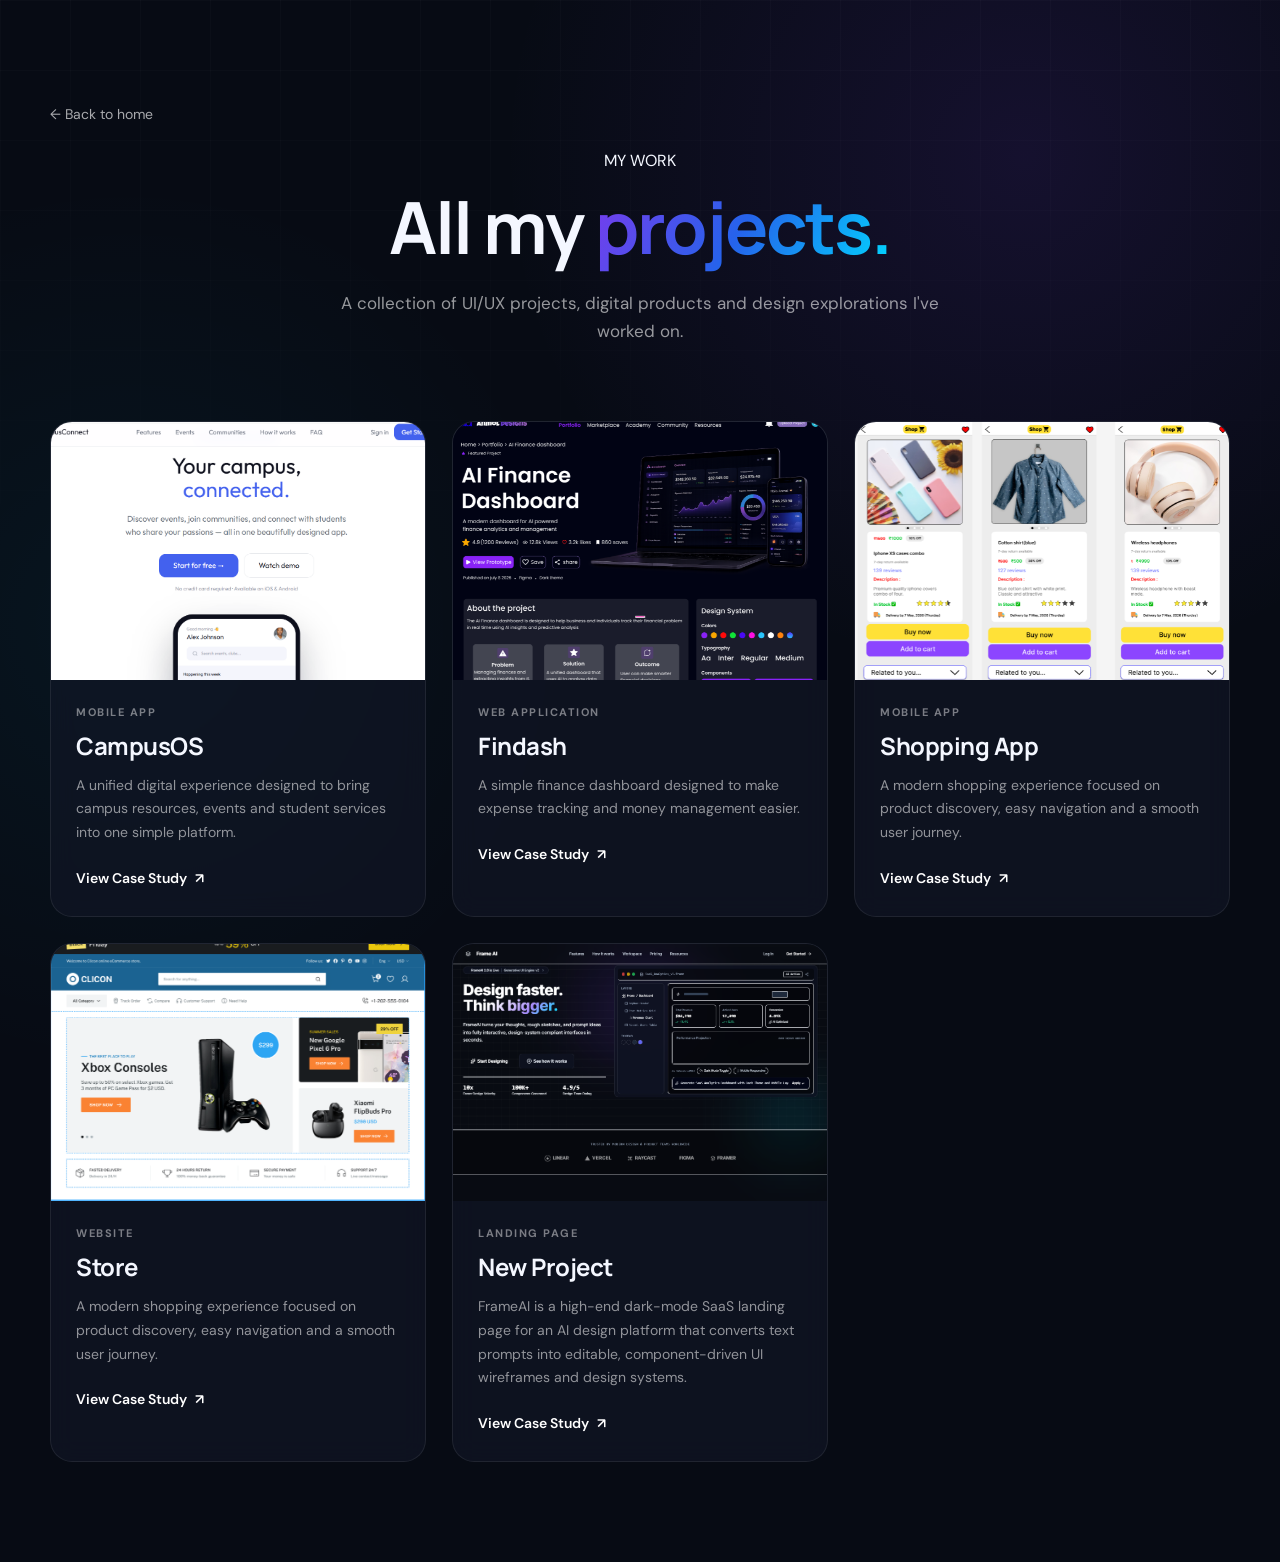
<file: projects.html>
<!DOCTYPE html>
<html lang="en">
<head>
    <meta charset="UTF-8">
    <meta name="viewport" content="width=device-width, initial-scale=1.0">

    <title>Projects — Anmol | UI/UX Designer</title>

    <meta
        name="description"
        content="A collection of UI/UX projects designed by Anmolpreet Kaur."
    >

    <link rel="preconnect" href="https://fonts.googleapis.com">
    <link rel="preconnect" href="https://fonts.gstatic.com" crossorigin>

    <link
        href="https://fonts.googleapis.com/css2?family=DM+Sans:wght@400;500;600;700&family=Manrope:wght@500;600;700;800&display=swap"
        rel="stylesheet"
    >

    <link rel="stylesheet" href="style.css">

    <style>
        /* ========================================
           PROJECTS PAGE
        ======================================== */

        .projects-page {
            min-height: 100vh;
            padding: 150px 0 100px;
        }

        .projects-header {
            max-width: 800px;
            margin: 0 auto;
            text-align: center;
        }

        .projects-header .section-label {
            margin-bottom: 18px;
        }

        .projects-header h1 {
            font-family: "Manrope", sans-serif;
            font-size: clamp(42px, 6vw, 72px);
            line-height: 1.05;
            letter-spacing: -2px;
            margin: 0;
        }

        .projects-header h1 span {
            background: linear-gradient(
                120deg,
                #7c3aed,
                #2563eb,
                #00d9ff
            );

            -webkit-background-clip: text;
            background-clip: text;
            -webkit-text-fill-color: transparent;
        }

        .projects-header p {
            max-width: 600px;
            margin: 24px auto 0;
            color: rgba(255, 255, 255, 0.58);
            font-size: 17px;
            line-height: 1.7;
        }


        /* ========================================
           BACK LINK
        ======================================== */

        .back-home {
            display: inline-flex;
            align-items: center;
            gap: 8px;

            position: fixed;
            top: 105px;
            left: max(30px, calc((100% - 1180px) / 2));

            color: rgba(255, 255, 255, 0.65);
            text-decoration: none;
            font-size: 14px;

            transition: all 0.3s ease;
            z-index: 10;
        }

        .back-home:hover {
            color: #ffffff;
            transform: translateX(-3px);
        }


        /* ========================================
           PROJECT GRID
        ======================================== */

        .all-projects-grid {
            width: 100%;
            max-width: 1180px;

            margin: 75px auto 0;

            display: grid;
            grid-template-columns: repeat(3, 1fr);
            gap: 26px;
        }


        /* ========================================
           PROJECT CARD
        ======================================== */

        .all-project-card {
            overflow: hidden;

            border-radius: 22px;

            background: rgba(18, 24, 39, 0.62);

            border: 1px solid rgba(255, 255, 255, 0.08);

            backdrop-filter: blur(12px);

            transition:
                transform 0.4s ease,
                border-color 0.4s ease,
                box-shadow 0.4s ease;
        }

        .all-project-card:hover {
            transform: translateY(-8px);

            border-color: rgba(124, 58, 237, 0.4);

            box-shadow:
                0 25px 60px rgba(0, 0, 0, 0.3),
                0 0 35px rgba(124, 58, 237, 0.08);
        }


        /* ========================================
           PROJECT IMAGE
        ======================================== */

        .all-project-image {
            width: 100%;
            aspect-ratio: 16 / 11;

            overflow: hidden;

            background: #0b101c;
        }

        .all-project-image img {
            width: 100%;
            height: 100%;

            display: block;

            object-fit: cover;

            transition: transform 0.6s ease;
        }

        .all-project-card:hover .all-project-image img {
            transform: scale(1.04);
        }


        /* ========================================
           PROJECT CONTENT
        ======================================== */

        .all-project-info {
            padding: 25px 25px 28px;
        }

        .all-project-type {
            display: block;

            margin-bottom: 10px;

            font-size: 11px;
            font-weight: 700;

            letter-spacing: 1.5px;

            color: rgba(255, 255, 255, 0.45);

            text-transform: uppercase;
        }

        .all-project-info h2 {
            margin: 0;

            font-family: "Manrope", sans-serif;

            font-size: 24px;
            letter-spacing: -0.5px;
        }

        .all-project-info p {
            margin: 12px 0 22px;

            color: rgba(255, 255, 255, 0.55);

            font-size: 14px;
            line-height: 1.7;
        }

        .all-project-link {
            display: inline-flex;

            align-items: center;
            gap: 8px;

            color: #ffffff;

            text-decoration: none;

            font-size: 14px;
            font-weight: 600;

            transition: all 0.3s ease;
        }

        .all-project-link span {
            transition: transform 0.3s ease;
        }

        .all-project-link:hover {
            color: #00d9ff;
        }

        .all-project-link:hover span {
            transform: translate(4px, -4px);
        }


        /* ========================================
           FUTURE PROJECT PLACEHOLDER
        ======================================== */

        .future-project {
            display: none;
        }


        /* ========================================
           RESPONSIVE
        ======================================== */

        @media (max-width: 900px) {

            .all-projects-grid {
                grid-template-columns: repeat(2, 1fr);
                padding: 0 25px;
            }

            .back-home {
                left: 25px;
            }
        }


        @media (max-width: 600px) {

            .projects-page {
                padding-top: 130px;
            }

            .projects-header {
                padding: 0 22px;
            }

            .projects-header h1 {
                letter-spacing: -1.5px;
            }

            .projects-header p {
                font-size: 15px;
            }

            .all-projects-grid {
                grid-template-columns: 1fr;
                gap: 20px;
                margin-top: 50px;
                padding: 0 18px;
            }

            .back-home {
                position: static;
                margin-left: 20px;
                margin-bottom: 35px;
            }
        }
    </style>
</head>


<body>

    <!-- ========================================
         PROJECTS PAGE
    ======================================== -->

    <main class="projects-page">

        <a href="index.html" class="back-home">
            ← Back to home
        </a>


        <!-- HEADER -->

        <div class="projects-header">

            <div class="section-label">
                MY WORK
            </div>

            <h1>
                All my
                <span>projects.</span>
            </h1>

            <p>
                A collection of UI/UX projects, digital products
                and design explorations I've worked on.
            </p>

        </div>


        <!-- ========================================
             ALL PROJECTS
        ======================================== -->

        <div class="all-projects-grid">


            <!-- ====================================
                 PROJECT 1 — CAMPUSOS
            ===================================== -->

            <article class="all-project-card">

                <div class="all-project-image">
                    <img
                        src="images/campusos.png"
                        alt="CampusOS UI/UX Project"
                    >
                </div>

                <div class="all-project-info">

                    <span class="all-project-type">
                        Mobile App
                    </span>

                    <h2>
                        CampusOS
                    </h2>

                    <p>
                        A unified digital experience designed
                        to bring campus resources, events and
                        student services into one simple platform.
                    </p>

                    <a
                        href="case-study.html?project=campusos"
                        class="all-project-link"
                    >
                        View Case Study
                        <span>↗</span>
                    </a>

                </div>

            </article>



            <!-- ====================================
                 PROJECT 2 — FINDASH
            ===================================== -->

            <article class="all-project-card">

                <div class="all-project-image">
                    <img
                        src="images/findash.png"
                        alt="Findash UI/UX Project"
                    >
                </div>

                <div class="all-project-info">

                    <span class="all-project-type">
                        Web Application
                    </span>

                    <h2>
                        Findash
                    </h2>

                    <p>
                        A simple finance dashboard designed
                        to make expense tracking and money
                        management easier.
                    </p>

                    <a
                        href="case-study.html?project=findash"
                        class="all-project-link"
                    >
                        View Case Study
                        <span>↗</span>
                    </a>

                </div>

            </article>



            <!-- ====================================
                 PROJECT 3 — SHOPPING APP
            ===================================== -->

            <article class="all-project-card">

                <div class="all-project-image">
                    <img
                        src="images/shopping.png"
                        alt="Shopping App UI/UX Project"
                    >
                </div>

                <div class="all-project-info">

                    <span class="all-project-type">
                        Mobile App
                    </span>

                    <h2>
                        Shopping App
                    </h2>

                    <p>
                        A modern shopping experience focused
                        on product discovery, easy navigation
                        and a smooth user journey.
                    </p>

                    <a
                        href="case-study.html?project=shopping"
                        class="all-project-link"
                    >
                        View Case Study
                        <span>↗</span>
                    </a>

                </div>

            </article>


            <article class="all-project-card">

                <div class="all-project-image">
                    <img
                        src="images/store.png"
                        alt="New Project"
                    >
                </div>

                <div class="all-project-info">

                    <span class="all-project-type">
                        Website
                    </span>

                    <h2>
                        Store
                    </h2>

                    <p>
                        A modern shopping experience focused
                        on product discovery, easy navigation
                        and a smooth user journey.
                    </p>

                    <a
                        href="case-study.html?project=store"
                        class="all-project-link"
                    >
                        View Case Study
                        <span>↗</span>
                    </a>

                </div>

            </article>

            <article class="all-project-card">

                <div class="all-project-image">
                    <img
                        src="images/land.png"
                        alt="New Project"
                    >
                </div>

                <div class="all-project-info">

                    <span class="all-project-type">
                        Landing page
                    </span>

                    <h2>
                        New Project
                    </h2>

                    <p>
                        FrameAI is a high-end dark-mode SaaS landing page for an AI design platform that converts text prompts into editable, component-driven UI wireframes and design systems.
                    </p>

                    <a
                        href="case-study.html?project=land"
                        class="all-project-link"
                    >
                        View Case Study
                        <span>↗</span>
                    </a>

                </div>

            </article>

            <!-- ====================================
                 FUTURE PROJECT
                 
                 COPY THIS CARD WHEN YOU ADD
                 A NEW PROJECT IN THE FUTURE.
            ===================================== -->

            <!--
            <article class="all-project-card">

                <div class="all-project-image">
                    <img
                        src="images/new-project.png"
                        alt="New Project"
                    >
                </div>

                <div class="all-project-info">

                    <span class="all-project-type">
                        Website
                    </span>

                    <h2>
                        New Project
                    </h2>

                    <p>
                        Short description of your new
                        UI/UX project.
                    </p>

                    <a
                        href="case-study.html?project=newproject"
                        class="all-project-link"
                    >
                        View Case Study
                        <span>↗</span>
                    </a>

                </div>

            </article>
            -->


        </div>

    </main>

</body>
</html>
</file>
<file: style.css>
/* =========================
   ROOT
========================= */

:root {

    --bg: #070b14;
    --bg-soft: #0b101c;

    --card: rgba(18, 24, 39, 0.62);

    --border: rgba(255, 255, 255, 0.10);

    --text: #f4f7ff;
    --text-soft: #9ba5bb;

    --purple: #7c3aed;
    --blue: #2563eb;
    --cyan: #00d9ff;

    --gradient:
        linear-gradient(
            120deg,
            #7c3aed,
            #2563eb,
            #00d9ff
        );

    --radius: 22px;

    --container: 1180px;
}


/* =========================
   RESET
========================= */

* {
    margin: 0;
    padding: 0;
    box-sizing: border-box;
}

html {
    scroll-behavior: smooth;
}

body {

    background:
        radial-gradient(
            circle at 80% 10%,
            rgba(124, 58, 237, 0.12),
            transparent 30%
        ),
        radial-gradient(
            circle at 10% 40%,
            rgba(0, 217, 255, 0.05),
            transparent 30%
        ),
        var(--bg);

    color: var(--text);

    font-family: "DM Sans", sans-serif;

    overflow-x: hidden;
}

body::before {

    content: "";

    position: fixed;

    inset: 0;

    pointer-events: none;

    background-image:
        linear-gradient(
            rgba(255,255,255,.018) 1px,
            transparent 1px
        ),
        linear-gradient(
            90deg,
            rgba(255,255,255,.018) 1px,
            transparent 1px
        );

    background-size: 70px 70px;

    mask-image: linear-gradient(
        to bottom,
        black,
        transparent 80%
    );

    z-index: -1;
}

a {
    color: inherit;
    text-decoration: none;
}

img {
    width: 100%;
    display: block;
}


/* =========================
   CURSOR GLOW
========================= */

.cursor-glow {

    position: fixed;

    width: 300px;
    height: 300px;

    border-radius: 50%;

    background:
        radial-gradient(
            circle,
            rgba(124,58,237,.12),
            transparent 70%
        );

    pointer-events: none;

    transform: translate(-50%, -50%);

    z-index: 0;

    transition:
        left .15s ease,
        top .15s ease;
}


/* =========================
   NAVBAR
========================= */

.navbar {

    width: min(
        calc(100% - 60px),
        var(--container)
    );

    margin: 20px auto;

    height: 68px;

    display: flex;

    align-items: center;

    justify-content: space-between;

    padding: 0 22px;

    border: 1px solid var(--border);

    background:
        rgba(7,11,20,.72);

    backdrop-filter: blur(20px);

    border-radius: 18px;

    position: sticky;

    top: 20px;

    z-index: 100;
}


.logo {

    font-family: "Manrope", sans-serif;

    font-size: 21px;

    font-weight: 800;
}

.logo span,
.footer-logo span {
    color: var(--cyan);
}


.nav-links {

    display: flex;

    align-items: center;

    gap: 38px;
}


.nav-links a {

    font-size: 14px;

    color: var(--text-soft);

    transition: .3s;
}

.nav-links a:hover,
.nav-links a.active {
    color: white;
}


.nav-links a.active {

    position: relative;
}

.nav-links a.active::after {

    content: "";

    position: absolute;

    left: 0;
    right: 0;

    bottom: -9px;

    height: 2px;

    background: var(--cyan);

    border-radius: 10px;
}


.nav-button {

    border: 1px solid rgba(255,255,255,.25);

    padding: 10px 17px;

    border-radius: 30px;

    font-size: 13px;

    transition: .3s;
}

.nav-button:hover {
    background: white;
    color: #070b14;
}

.nav-button span {
    margin-left: 6px;
}


.menu-btn {

    display: none;

    background: none;

    border: none;

    color: white;

    font-size: 22px;

    cursor: pointer;
}


/* =========================
   HERO
========================= */

.hero {

    width: min(
        calc(100% - 60px),
        var(--container)
    );

    min-height: 760px;

    margin: 0 auto;

    display: grid;

    grid-template-columns: 1fr 1fr;

    align-items: center;

    gap: 40px;

    position: relative;
}


.hero-content {
    padding-top: 40px;
}


.designer-label {

    width: max-content;

    display: flex;

    align-items: center;

    gap: 9px;

    padding: 8px 13px;

    border: 1px solid rgba(255,255,255,.12);

    background: rgba(255,255,255,.035);

    border-radius: 30px;

    font-size: 11px;

    letter-spacing: .08em;

    color: #d9e0ef;
}


.status-dot {

    width: 7px;
    height: 7px;

    border-radius: 50%;

    background: var(--cyan);

    box-shadow: 0 0 12px var(--cyan);
}


.hero h1 {

    font-family: "Manrope", sans-serif;

    font-size: clamp(
        48px,
        5.2vw,
        78px
    );

    line-height: 1.02;

    letter-spacing: -4px;

    margin-top: 28px;

    font-weight: 700;
}


.hero h1 span {

    background: var(--gradient);

    -webkit-background-clip: text;

    background-clip: text;

    color: transparent;
}


.hero-description {

    max-width: 550px;

    color: var(--text-soft);

    font-size: 16px;

    line-height: 1.8;

    margin-top: 28px;
}


.hero-buttons {

    display: flex;

    align-items: center;

    gap: 28px;

    margin-top: 35px;
}


.primary-button {

    display: inline-flex;

    align-items: center;

    gap: 12px;

    padding: 14px 23px;

    border-radius: 40px;

    background: var(--gradient);

    font-size: 14px;

    font-weight: 600;

    box-shadow:
        0 15px 40px rgba(124,58,237,.2);

    transition: .3s;
}

.primary-button:hover {
    transform: translateY(-3px);
}


.text-button {

    font-size: 14px;

    color: white;

    border-bottom: 1px solid rgba(255,255,255,.4);

    padding-bottom: 4px;
}


.text-button span {
    margin-left: 7px;
}


.hero-meta {

    display: flex;

    gap: 45px;

    margin-top: 55px;
}


.hero-meta div {

    display: flex;

    flex-direction: column;

    gap: 3px;
}


.hero-meta strong {

    font-family: "Manrope";

    font-size: 24px;
}


.hero-meta span {

    font-size: 11px;

    color: var(--text-soft);

    text-transform: uppercase;

    letter-spacing: .08em;
}


/* =========================
   HERO VISUAL
========================= */

.hero-visual {

    min-height: 650px;

    position: relative;

    display: flex;

    align-items: center;

    justify-content: center;
}


.profile-frame {

    width: 390px;

    height: 490px;

    border-radius: 34px;

    overflow: hidden;

    border: 1px solid rgba(255,255,255,.18);

    transform: rotate(0deg);

    background:
        linear-gradient(
            145deg,
            rgba(124,58,237,.8),
            rgba(0,217,255,.2)
        );

    box-shadow:
        0 30px 100px rgba(0,0,0,.55),
        0 0 100px rgba(124,58,237,.15);

    position: relative;

    z-index: 2;
}


.profile-frame::after {

    content: "";

    position: absolute;

    inset: 0;

    background:
        linear-gradient(
            180deg,
            transparent 60%,
            rgba(0,0,0,.35)
        );
}


.profile-frame img {

    height: 100%;

    object-fit: cover;
}


.glow {

    position: absolute;

    border-radius: 50%;

    filter: blur(70px);

    opacity: .5;
}


.glow-one {

    width: 250px;
    height: 250px;

    background: #7c3aed;

    top: 100px;
    right: 70px;
}


.glow-two {

    width: 220px;
    height: 220px;

    background: #00d9ff;

    bottom: 100px;
    left: 80px;

    opacity: .2;
}


.floating-card {

    position: absolute;

    z-index: 5;

    border: 1px solid rgba(255,255,255,.16);

    background:
        rgba(15,21,35,.72);

    backdrop-filter: blur(20px);

    box-shadow:
        0 20px 50px rgba(0,0,0,.3);

    border-radius: 17px;
}


.figma-card {

    left: 10px;

    bottom: 135px;

    padding: 15px;

    display: flex;

    align-items: center;

    gap: 11px;

    min-width: 210px;
}


.figma-card .figma-icon {

    width: 34px;
    height: 34px;

    display: grid;

    place-items: center;

    border-radius: 9px;

    background: white;

    color: #111;

    font-weight: 800;
}


.figma-card strong {

    display: block;

    font-size: 13px;
}


.figma-card small {

    display: block;

    color: var(--text-soft);

    font-size: 10px;

    margin-top: 3px;
}


.figma-card > span {

    margin-left: auto;

    color: var(--cyan);
}


.quote-card {

    right: 5px;

    top: 160px;

    width: 135px;

    padding: 20px;
}


.quote-icon {

    color: var(--cyan);

    font-size: 20px;
}


.quote-card p {

    font-family: "Manrope";

    font-size: 14px;

    font-weight: 600;

    line-height: 1.5;

    margin-top: 10px;
}


.design-note {

    position: absolute;

    z-index: 5;

    color: #cbd3e2;

    font-size: 12px;

    font-style: italic;

    line-height: 1.5;
}


.note-one {

    top: 80px;

    left: 60px;

    transform: rotate(-8deg);
}


.note-one span {

    display: block;

    margin-left: 35px;

    color: var(--cyan);

    font-size: 24px;
}


.note-two {

    bottom: 85px;

    right: 30px;

    transform: rotate(-6deg);
}


/* =========================
   SECTION
========================= */

.section {

    width: min(
        calc(100% - 60px),
        var(--container)
    );

    margin: 0 auto;

    padding: 110px 0;
}


.section-heading {

    display: flex;

    justify-content: space-between;

    align-items: end;

    margin-bottom: 38px;
}


.eyebrow {

    color: var(--cyan);

    font-size: 11px;

    letter-spacing: .12em;

    font-weight: 600;

    margin-bottom: 10px;
}


.eyebrow span {
    margin-right: 5px;
}


.section-heading h2,
.playground-header h2 {

    font-family: "Manrope";

    font-size: 39px;

    letter-spacing: -1.8px;
}


.section-heading p,
.playground-header p {

    color: var(--text-soft);

    font-size: 14px;

    margin-top: 7px;
}


.view-link {

    color: #8cdfff;

    font-size: 13px;

    white-space: nowrap;
}

.view-link span {
    margin-left: 6px;
}


/* =========================
   PROJECTS
========================= */

.projects-grid {

    display: grid;

    grid-template-columns:
        repeat(3, 1fr);

    gap: 18px;
}



.project-card {

    background:
        linear-gradient(
            145deg,
            rgba(255,255,255,.055),
            rgba(255,255,255,.018)
        );

    border: 1px solid var(--border);

    border-radius: var(--radius);

    overflow: hidden;

    transition: .4s;

    position: relative;
}


.project-card:hover {

    transform: translateY(-8px);

    border-color:
        rgba(124,58,237,.5);

    box-shadow:
        0 25px 70px rgba(0,0,0,.35);
}


.project-image {

    height: 280px;

    position: relative;

    overflow: hidden;

    background: #111827;
}


.project-image img {
    width: 100%;
    height: 100%;
    display: block;
    object-fit: contain;
    object-position: center;
    transition: .5s;
}


.project-card:hover .project-image img {

    transform: scale(1.05);
}


.project-category {

    position: absolute;

    top: 15px;

    left: 15px;

    z-index: 3;

    padding: 7px 11px;

    border-radius: 20px;

    font-size: 10px;

    background:
        rgba(10,15,25,.7);

    backdrop-filter: blur(10px);

    border: 1px solid rgba(255,255,255,.15);
}


.image-overlay {

    position: absolute;

    inset: 0;

    background:
        linear-gradient(
            180deg,
            transparent 55%,
            rgba(7,11,20,.65)
        );
}


.project-content {

    padding: 21px;
}


.project-content h3 {

    font-family: "Manrope";

    font-size: 19px;
}


.project-content p {

    color: var(--text-soft);

    font-size: 12px;

    line-height: 1.7;

    margin-top: 8px;

    min-height: 42px;
}


.case-link {

    display: inline-block;

    margin-top: 18px;

    color: #8cdfff;

    font-size: 12px;
}


.case-link span {
    margin-left: 6px;
}
.view-all-projects {
    display: flex;
    justify-content: center;
    margin-top: 45px;
}

.view-all-projects a {
    display: inline-flex;
    align-items: center;
    gap: 12px;

    padding: 13px 21px;

    color: #ffffff;
    text-decoration: none;

    font-size: 14px;
    font-weight: 600;

    border: 1px solid rgba(255, 255, 255, 0.1);
    border-radius: 50px;

    background: rgba(18, 24, 39, 0.55);

    backdrop-filter: blur(12px);

    transition: all 0.35s ease;
}

.view-all-projects a:hover {
    transform: translateY(-3px);
    border-color: rgba(124, 58, 237, 0.5);
    box-shadow: 0 12px 35px rgba(124, 58, 237, 0.15);
}

.view-arrow {
    font-size: 17px;
    transition: transform 0.35s ease;
}

.view-all-projects a:hover .view-arrow {
    transform: translate(4px, -4px);
}

/* =========================
   ABOUT
========================= */

.about-section {

    display: grid;

    grid-template-columns:
        1fr 1.3fr .75fr;

    gap: 20px;

    align-items: stretch;
}


.about-image {

    height: 480px;

    border-radius: var(--radius);

    overflow: hidden;

    position: relative;

    border: 1px solid var(--border);
}


.about-image img {

    height: 100%;

    object-fit: cover;

    filter: grayscale(.8);

    transition: .5s;
}


.about-image:hover img {
    filter: grayscale(.1);
    transform: scale(1.04);
}


.about-image::after {

    content: "";

    position: absolute;

    inset: 0;

    background:
        linear-gradient(
            180deg,
            transparent 40%,
            rgba(0,0,0,.7)
        );
}


.vertical-text {

    position: absolute;

    bottom: 25px;

    left: 22px;

    z-index: 2;

    font-size: 11px;

    letter-spacing: .1em;

    color: white;

    line-height: 1.6;
}


.about-content {

    padding: 32px;

    border: 1px solid var(--border);

    background:
        rgba(255,255,255,.025);

    border-radius: var(--radius);
}


.about-content h2 {

    font-family: "Manrope";

    font-size: 31px;

    line-height: 1.15;

    letter-spacing: -1.2px;

    margin-bottom: 20px;
}


.about-content h2 span {

    color: var(--cyan);
}


.about-content > p {

    color: var(--text-soft);

    font-size: 13px;

    line-height: 1.8;

    margin-bottom: 12px;
}


.about-info {

    margin-top: 28px;

    display: flex;

    flex-direction: column;

    gap: 18px;
}


.info-row {

    display: flex;

    align-items: center;

    gap: 13px;
}


.info-row > span {

    width: 31px;
    height: 31px;

    display: grid;

    place-items: center;

    border-radius: 8px;

    background: rgba(124,58,237,.1);

    color: var(--cyan);

    font-size: 13px;
}


.info-row small {

    display: block;

    color: var(--text-soft);

    font-size: 10px;
}


.info-row strong {

    display: block;

    margin-top: 2px;

    font-size: 12px;

    font-weight: 500;
}


.outline-button {

    display: inline-flex;

    gap: 8px;

    align-items: center;

    margin-top: 28px;

    border: 1px solid rgba(255,255,255,.25);

    border-radius: 30px;

    padding: 10px 15px;

    font-size: 11px;

    transition: .3s;
}


.outline-button:hover {

    background: white;

    color: #111;
}


/* =========================
   SKILLS
========================= */

.skills-card {

    padding: 30px;

    border-radius: var(--radius);

    border: 1px solid var(--border);

    background:
        linear-gradient(
            160deg,
            rgba(18,25,42,.8),
            rgba(9,13,23,.8)
        );

    position: relative;

    overflow: hidden;
}


.skills-card::before {

    content: "";

    position: absolute;

    width: 160px;
    height: 160px;

    background: var(--purple);

    filter: blur(100px);

    opacity: .2;

    right: -70px;
    bottom: -70px;
}


.skills-card h3 {

    font-family: "Manrope";

    font-size: 19px;

    margin-bottom: 25px;
}


.skill-tags {

    display: flex;

    flex-wrap: wrap;

    gap: 9px;
}


.skill-tags span {

    border: 1px solid rgba(255,255,255,.11);

    padding: 8px 11px;

    border-radius: 20px;

    color: #cbd3e2;

    font-size: 10px;

    background: rgba(255,255,255,.025);
}


.design-process {

    position: absolute;

    bottom: 30px;

    left: 30px;

    right: 30px;

    display: flex;

    align-items: center;

    gap: 15px;
}


.process-orb {

    width: 50px;
    height: 50px;

    border-radius: 50%;

    background:
        radial-gradient(
            circle at 35% 30%,
            #fff,
            #7c3aed 25%,
            #00d9ff 55%,
            transparent 70%
        );

    filter: blur(.2px);

    box-shadow:
        0 0 30px rgba(124,58,237,.3);
}


.design-process span {

    display: block;

    font-size: 10px;

    color: var(--text-soft);
}


.design-process strong {

    font-size: 12px;

    display: block;

    margin-top: 3px;
}






/* =========================
   PLAYGROUND HEADING CENTER
========================= */

.playground .section-heading {
    width: 100%;
    max-width: 750px;
    margin: 0 auto 50px;
    text-align: center;
}

.playground .section-heading > span {
    display: block;
    text-align: center;
}

.playground .section-heading h2 {
    text-align: center;
    margin-left: auto;
    margin-right: auto;
}

.playground .section-heading p {
    text-align: center;
    margin-left: auto;
    margin-right: auto;
}

/* =========================
   EXPERIMENTS / PLAYGROUND
========================= */

.experiment-grid {
    width: 100%;
    max-width: 1050px;
    margin: 50px auto 0;

    display: grid;
    grid-template-columns: repeat(3, 1fr);
    gap: 22px;

    align-items: start;
}

.experiment-card {
    width: 100%;

    border-radius: 20px;
    overflow: hidden;

    background: rgba(18, 24, 39, 0.65);
    border: 1px solid rgba(255, 255, 255, 0.08);

    position: relative;

    transition:
        transform 0.4s ease,
        border-color 0.4s ease,
        box-shadow 0.4s ease;
}

.experiment-card img {
    display: block;

    width: 100%;
    height: auto;

    object-fit: contain;

    transition: transform 0.5s ease;
}

.experiment-card:hover {
    transform: translateY(-6px);

    border-color: rgba(124, 58, 237, 0.4);

    box-shadow:
        0 20px 50px rgba(0, 0, 0, 0.3);
}

.experiment-card:hover img {
    transform: scale(1.025);
}
.view-all-experiments {
    display: flex;
    justify-content: center;
    margin-top: 45px;
}

.view-all-experiments a {
    display: inline-flex;
    align-items: center;
    gap: 12px;

    padding: 13px 21px;

    color: #ffffff;
    text-decoration: none;

    font-size: 14px;
    font-weight: 600;

    border: 1px solid rgba(255, 255, 255, 0.1);
    border-radius: 50px;

    background: rgba(18, 24, 39, 0.55);

    backdrop-filter: blur(12px);

    transition: all 0.35s ease;
}

.view-all-experiments a:hover {
    transform: translateY(-3px);

    border-color: rgba(124, 58, 237, 0.5);

    box-shadow:
        0 12px 35px rgba(124, 58, 237, 0.15);
}

.experiment-arrow {
    font-size: 17px;

    transition: transform 0.35s ease;
}

.view-all-experiments a:hover .experiment-arrow {
    transform: translate(4px, -4px);
}

/* =========================
   RESPONSIVE
========================= */

@media (max-width: 900px) {

    .experiment-grid {
        grid-template-columns: repeat(2, 1fr);
    }

}

@media (max-width: 600px) {

    .experiment-grid {
        grid-template-columns: 1fr;
        gap: 18px;
    }

}


/* =========================
   CONTACT
========================= */

.contact-section {

    padding-top: 60px;

    padding-bottom: 60px;
}


.contact-content {

    border: 1px solid var(--border);

    border-radius: 24px;

    padding: 45px;

    display: grid;

    grid-template-columns:
        1.1fr 1fr auto;

    gap: 40px;

    align-items: center;

    background:
        radial-gradient(
            circle at 0% 100%,
            rgba(124,58,237,.13),
            transparent 40%
        ),
        rgba(255,255,255,.02);
}


.contact-content h2 {

    font-family: "Manrope";

    font-size: 43px;

    line-height: 1;

    letter-spacing: -2px;
}


.contact-content h2 span {
    background: var(--gradient);
    -webkit-background-clip: text;
    background-clip: text;
    color: transparent;
}


.contact-content p {

    max-width: 400px;

    color: var(--text-soft);

    font-size: 13px;

    line-height: 1.7;

    margin-top: 16px;
}


.contact-links {

    display: flex;

    flex-direction: column;

    gap: 17px;
}


.contact-links a {

    display: flex;

    align-items: center;

    gap: 12px;

    color: #dce4f3;

    font-size: 12px;
}


.contact-links small {

    display: block;

    color: var(--text-soft);

    font-size: 9px;

    margin-bottom: 2px;
}


.contact-icon {

    width: 30px;
    height: 30px;

    border-radius: 8px;

    display: grid;

    place-items: center;

    border: 1px solid var(--border);

    font-size: 11px;
}


.contact-button {

    padding: 13px 19px;

    border: 1px solid rgba(255,255,255,.25);

    border-radius: 30px;

    white-space: nowrap;

    font-size: 12px;

    transition: .3s;
}


.contact-button:hover {

    background: white;

    color: #111;
}


.contact-button span {
    margin-left: 8px;
}


/* =========================
   FOOTER
========================= */

footer {

    width: min(
        calc(100% - 60px),
        var(--container)
    );

    margin: auto;

    padding: 25px 0 35px;

    display: flex;

    align-items: center;

    gap: 15px;

    border-top: 1px solid rgba(255,255,255,.07);
}


.footer-logo {

    font-family: "Manrope";

    font-weight: 800;

    font-size: 17px;
}


.footer-role {

    color: var(--text-soft);

    font-size: 11px;

    border-left: 1px solid var(--border);

    padding-left: 15px;
}


.copyright {

    margin-left: auto;

    color: #626d83;

    font-size: 10px;
}


/* =========================
   RESPONSIVE
========================= */

@media (max-width: 1000px) {

    .hero {

        grid-template-columns: 1fr;

        padding-top: 50px;

        text-align: center;
    }

    .hero-content {

        display: flex;

        flex-direction: column;

        align-items: center;
    }

    .hero-description {
        max-width: 650px;
    }

    .hero-visual {
        min-height: 550px;
    }

    .projects-grid {
        grid-template-columns: 1fr 1fr;
    }

    .about-section {
        grid-template-columns: 1fr 1fr;
    }

    .about-image {
        height: 430px;
    }

    .skills-card {
        grid-column: span 2;

        min-height: 250px;
    }

    .contact-content {
        grid-template-columns: 1fr 1fr;
    }

    .contact-button {
        width: max-content;
    }
}


@media (max-width: 700px) {

    .navbar {

        width: calc(100% - 30px);

        margin-top: 12px;

        top: 12px;
    }

    .nav-links {

        display: none;

        position: absolute;

        top: 75px;

        left: 0;
        right: 0;

        padding: 20px;

        flex-direction: column;

        gap: 20px;

        background: rgba(8,12,21,.95);

        border: 1px solid var(--border);

        border-radius: 15px;
    }

    .nav-links.show {
        display: flex;
    }

    .nav-button {
        display: none;
    }

    .menu-btn {
        display: block;
    }


    .hero,
    .section {

        width: calc(100% - 30px);
    }

    .hero {

        min-height: auto;

        padding-top: 70px;

        gap: 20px;
    }

    .hero h1 {

        font-size: 45px;

        letter-spacing: -2.5px;
    }

    .hero-description {

        font-size: 14px;
    }

    .hero-visual {

        min-height: 490px;
    }

    .profile-frame {

        width: 290px;

        height: 380px;
    }

    .figma-card {

        left: 0;

        bottom: 70px;

        transform: scale(.85);
    }

    .quote-card {

        right: -5px;

        top: 100px;

        transform: scale(.8);
    }

    .note-one {

        left: 10px;

        top: 45px;
    }

    .note-two {

        right: 0;

        bottom: 30px;
    }


    .section {

        padding: 75px 0;
    }


    .section-heading {

        display: block;
    }

    .section-heading h2,
    .playground-header h2 {

        font-size: 31px;
    }

    .view-link {

        display: inline-block;

        margin-top: 18px;
    }


    .projects-grid {

        grid-template-columns: 1fr;
    }


    .project-image {

        height: 250px;
    }


    .about-section {

        grid-template-columns: 1fr;
    }

    .about-image {

        height: 400px;
    }

    .skills-card {

        grid-column: auto;

        min-height: 330px;
    }


    .playground-header {

        display: block;
    }

    .experiment-grid {

        grid-template-columns: 1fr;
    }

    .experiment-card {

        height: 220px;
    }


    .contact-content {

        grid-template-columns: 1fr;

        padding: 30px;

        gap: 30px;
    }

    .contact-content h2 {

        font-size: 38px;
    }


    footer {

        width: calc(100% - 30px);

        flex-wrap: wrap;
    }

    .copyright {

        width: 100%;

        margin-left: 0;

        margin-top: 10px;
    }
}
</file>
<file: case-study.css>
/* =====================================================
   ROOT
===================================================== */

:root {

    --navy: #050a18;
    --navy-light: #081126;
    --card: rgba(11, 20, 42, 0.68);

    --white: #ffffff;
    --text: #f5f7ff;
    --muted: #8e9ab5;

    --blue: #2563eb;
    --cyan: #00d9ff;
    --purple: #7c3aed;

    --border: rgba(255,255,255,0.09);

    --gradient:
        linear-gradient(
            120deg,
            #2563eb,
            #7c3aed,
            #00d9ff,
            #2563eb
        );

    --container: 1180px;
}


/* =====================================================
   RESET
===================================================== */

* {
    margin: 0;
    padding: 0;
    box-sizing: border-box;
}

html {
    scroll-behavior: smooth;
}

body {

    background:
        radial-gradient(
            circle at 50% -10%,
            rgba(37,99,235,0.12),
            transparent 35%
        ),
        var(--navy);

    color: var(--text);

    font-family: "DM Sans", sans-serif;

    overflow-x: hidden;
}

img {
    width: 100%;
    display: block;
}

a {
    color: inherit;
    text-decoration: none;
}


/* =====================================================
   MOVING GRADIENT BACKGROUND
===================================================== */

body::before {

    content: "";

    position: fixed;

    inset: -50%;

    z-index: -5;

    background:
        radial-gradient(
            circle at 20% 30%,
            rgba(37,99,235,0.10),
            transparent 30%
        ),
        radial-gradient(
            circle at 80% 60%,
            rgba(124,58,237,0.09),
            transparent 30%
        ),
        radial-gradient(
            circle at 50% 90%,
            rgba(0,217,255,0.06),
            transparent 25%
        );

    animation: backgroundMove 18s ease-in-out infinite alternate;

    pointer-events: none;
}

@keyframes backgroundMove {

    0% {
        transform: translate3d(-3%, -2%, 0) scale(1);
    }

    50% {
        transform: translate3d(4%, 3%, 0) scale(1.08);
    }

    100% {
        transform: translate3d(-2%, 5%, 0) scale(1.03);
    }
}


/* =====================================================
   ORBS
===================================================== */

.gradient-orb {

    position: fixed;

    width: 500px;
    height: 500px;

    border-radius: 50%;

    filter: blur(130px);

    opacity: 0.12;

    pointer-events: none;

    z-index: -2;
}

.orb-one {

    background: #2563eb;

    top: 10%;
    left: -15%;

    animation: orbOne 16s infinite alternate ease-in-out;
}

.orb-two {

    background: #7c3aed;

    top: 40%;
    right: -15%;

    animation: orbTwo 20s infinite alternate ease-in-out;
}

.orb-three {

    background: #00d9ff;

    bottom: -15%;
    left: 35%;

    animation: orbThree 18s infinite alternate ease-in-out;
}

@keyframes orbOne {

    from {
        transform: translate(0,0);
    }

    to {
        transform: translate(180px,120px);
    }
}

@keyframes orbTwo {

    from {
        transform: translate(0,0);
    }

    to {
        transform: translate(-150px,100px);
    }
}

@keyframes orbThree {

    from {
        transform: translate(0,0);
    }

    to {
        transform: translate(100px,-100px);
    }
}


/* =====================================================
   CURSOR
===================================================== */

.cursor-glow {

    position: fixed;

    width: 350px;
    height: 350px;

    border-radius: 50%;

    pointer-events: none;

    background:
        radial-gradient(
            circle,
            rgba(37,99,235,0.08),
            transparent 65%
        );

    transform: translate(-50%, -50%);

    z-index: -1;
}


/* =====================================================
   NAVBAR
===================================================== */

.navbar {

    width: min(
        calc(100% - 50px),
        var(--container)
    );

    height: 76px;

    margin: 20px auto 0;

    padding: 0 22px;

    display: flex;

    align-items: center;

    justify-content: space-between;

    border: 1px solid var(--border);

    background: rgba(5,10,24,0.62);

    backdrop-filter: blur(20px);

    border-radius: 18px;

    position: relative;

    z-index: 10;
}

.logo {

    font-family: "Manrope", sans-serif;

    font-size: 27px;

    font-weight: 800;

    letter-spacing: -2px;
}

.logo span {
    color: var(--cyan);
}

.navbar nav {

    display: flex;

    gap: 34px;
}

.navbar nav a {

    color: var(--muted);

    font-size: 14px;

    transition: 0.3s ease;
}

.navbar nav a:hover {
    color: var(--white);
}

.back-btn {

    font-size: 13px;

    padding: 11px 17px;

    border: 1px solid var(--border);

    border-radius: 10px;

    background: rgba(255,255,255,0.035);

    transition: 0.3s ease;
}

.back-btn:hover {

    border-color: rgba(0,217,255,0.4);

    transform: translateY(-2px);
}


/* =====================================================
   HERO
===================================================== */

.case-hero {

    max-width: var(--container);

    margin: auto;

    padding:

        150px 25px
        90px;
}

.hero-content {
    max-width: 950px;
}

.eyebrow {

    display: flex;

    align-items: center;

    gap: 12px;

    color: var(--cyan);

    font-size: 11px;

    font-weight: 700;

    letter-spacing: 2px;

    margin-bottom: 25px;
}

.eyebrow-line {

    width: 34px;
    height: 1px;

    background: var(--cyan);
}

.hero-content h1 {

    font-family: "Manrope", sans-serif;

    font-size: clamp(55px, 8vw, 105px);

    line-height: 0.95;

    letter-spacing: -6px;

    max-width: 1000px;

    margin-bottom: 35px;
}

.hero-content > p {

    max-width: 680px;

    color: var(--muted);

    font-size: 19px;

    line-height: 1.7;

    margin-bottom: 55px;
}


/* =====================================================
   META
===================================================== */

.project-meta {

    display: flex;

    flex-wrap: wrap;

    gap: 45px;
}

.meta-item {

    display: flex;

    flex-direction: column;

    gap: 8px;
}

.meta-item span {

    font-size: 9px;

    letter-spacing: 1.8px;

    color: #65718b;
}

.meta-item strong {

    font-size: 14px;

    font-weight: 500;
}


/* =====================================================
   HERO SHOWCASE
===================================================== */

.hero-showcase {

    width: min(
        calc(100% - 50px),
        1250px
    );

    margin: 0 auto 180px;

    position: relative;
}

.showcase-glow {

    position: absolute;

    inset: 10% 15%;

    background:
        linear-gradient(
            90deg,
            rgba(37,99,235,0.3),
            rgba(124,58,237,0.3),
            rgba(0,217,255,0.25)
        );

    filter: blur(90px);

    animation: glowMove 7s ease-in-out infinite alternate;
}

@keyframes glowMove {

    from {
        transform: translateX(-40px);
    }

    to {
        transform: translateX(40px);
    }
}

/* =========================
   CASE STUDY COVER IMAGE
========================= */

.hero-image-wrapper {
    display: flex;
    justify-content: center;
    align-items: center;

    padding: 45px 70px;

    overflow: hidden;
}

.hero-image-wrapper img {
    width: 100%;
    max-width: 850px;
    max-height: 500px;

    object-fit: contain;

    border-radius: 18px;

    box-shadow:
        0 25px 70px rgba(0, 0, 0, 0.35);

    transition: transform 0.5s ease;
}

.hero-image-wrapper:hover img {
    transform: scale(1.015);
}


/* =========================
   MOBILE
========================= */

@media (max-width: 768px) {

    .hero-image-wrapper {
        padding: 25px;
    }

    .hero-image-wrapper img {
        max-width: 100%;
        max-height: 420px;
    }

}


/* =====================================================
   CONTENT
===================================================== */

.content-section {

    max-width: var(--container);

    margin: 0 auto;

    padding:

        0 25px
        150px;
}

.section-label {

    color: var(--cyan);

    font-size: 10px;

    font-weight: 700;

    letter-spacing: 2px;

    margin-bottom: 55px;
}


/* =====================================================
   TWO COLUMN
===================================================== */

.two-column {

    display: grid;

    grid-template-columns: 1fr 1fr;

    gap: 100px;
}

.two-column h2,
.section-heading h2 {

    font-family: "Manrope", sans-serif;

    font-size: clamp(38px, 5vw, 65px);

    line-height: 1.05;

    letter-spacing: -3px;
}

.two-column h2 span,
.section-heading h2 span {

    background: var(--gradient);

    background-size: 300% 300%;

    animation: gradientText 8s ease infinite;

    -webkit-background-clip: text;
    background-clip: text;

    color: transparent;

    -webkit-text-fill-color: transparent;
}

@keyframes gradientText {

    0% {
        background-position: 0% 50%;
    }

    50% {
        background-position: 100% 50%;
    }

    100% {
        background-position: 0% 50%;
    }
}

.two-column p {

    color: var(--muted);

    font-size: 17px;

    line-height: 1.8;
}


/* =====================================================
   PROBLEM
===================================================== */

.problem-card {

    display: grid;

    grid-template-columns: 100px 1fr;

    gap: 40px;

    padding: 55px;

    border-radius: 24px;

    border: 1px solid var(--border);

    background:
        linear-gradient(
            145deg,
            rgba(255,255,255,0.045),
            rgba(255,255,255,0.015)
        );

    position: relative;

    overflow: hidden;
}

.problem-card::before {

    content: "";

    position: absolute;

    width: 300px;
    height: 300px;

    right: -150px;
    top: -150px;

    background: #2563eb;

    filter: blur(120px);

    opacity: 0.12;
}

.problem-number {

    font-family: "Manrope";

    font-size: 20px;

    color: var(--cyan);
}

.problem-card h3 {

    font-family: "Manrope";

    font-size: 30px;

    margin-bottom: 20px;
}

.problem-card p {

    color: var(--muted);

    font-size: 16px;

    line-height: 1.8;

    max-width: 700px;
}


/* =====================================================
   GOAL
===================================================== */

.goal-content {

    padding: 80px 0;

    border-top: 1px solid var(--border);

    border-bottom: 1px solid var(--border);
}

.goal-content h2 {

    font-family: "Manrope";

    font-size: clamp(35px, 5vw, 68px);

    line-height: 1.1;

    letter-spacing: -3px;

    max-width: 1050px;
}


/* =====================================================
   RESEARCH
===================================================== */

.research-grid {

    display: grid;

    grid-template-columns:
        repeat(3, 1fr);

    gap: 18px;
}

.research-card {

    padding: 35px;

    min-height: 230px;

    border: 1px solid var(--border);

    border-radius: 20px;

    background: var(--card);

    backdrop-filter: blur(18px);

    transition: 0.4s ease;
}

.research-card:hover {

    transform: translateY(-7px);

    border-color: rgba(0,217,255,0.25);
}

.research-card span {

    color: var(--cyan);

    font-size: 11px;
}

.research-card h3 {

    font-family: "Manrope";

    font-size: 21px;

    margin: 30px 0 14px;
}

.research-card p {

    color: var(--muted);

    line-height: 1.7;

    font-size: 14px;
}


/* =====================================================
   USER FLOW
===================================================== */

.flow-card {

    padding: 65px 50px;

    border-radius: 25px;

    border: 1px solid var(--border);

    background:
        linear-gradient(
            120deg,
            rgba(37,99,235,0.08),
            rgba(124,58,237,0.06)
        );
}

.flow-title {

    display: flex;

    align-items: center;

    justify-content: center;

    flex-wrap: wrap;

    gap: 20px;

    font-size: 13px;

    font-weight: 700;
}

.flow-title span:nth-child(even) {
    color: var(--cyan);
}

.flow-line {

    height: 1px;

    width: 80%;

    margin: 45px auto;

    background:
        linear-gradient(
            90deg,
            transparent,
            var(--blue),
            var(--purple),
            var(--cyan),
            transparent
        );

    animation: flowMove 4s linear infinite;
}

@keyframes flowMove {

    from {
        background-position: 0;
    }

    to {
        background-position: 500px;
    }
}

.flow-card p {

    color: var(--muted);

    text-align: center;

    font-size: 14px;
}


/* =====================================================
   SECTION HEADING
===================================================== */

.section-heading {

    display: grid;

    grid-template-columns: 1fr 0.7fr;

    gap: 80px;

    margin-bottom: 60px;
}

.section-heading p {

    color: var(--muted);

    line-height: 1.8;

    align-self: end;
}




/* =====================================================
   DESIGN SYSTEM
===================================================== */

.design-system {

    display: grid;

    grid-template-columns:
        repeat(3,1fr);

    gap: 18px;
}

.system-card {

    min-height: 250px;

    padding: 32px;

    border-radius: 22px;

    border: 1px solid var(--border);

    background: var(--card);
}

.system-label {

    color: #65718b;

    font-size: 10px;

    letter-spacing: 2px;
}

.color-row {

    display: flex;

    margin-top: 70px;
}

.color-box {

    width: 55px;
    height: 55px;

    margin-right: -8px;

    border-radius: 50%;

    border: 4px solid #0b1225;
}

.color-navy {
    background: #050a18;
}

.color-blue {
    background: #2563eb;
}

.color-purple {
    background: #7c3aed;
}

.color-white {
    background: #ffffff;
}

.type-preview {

    display: flex;

    gap: 20px;

    align-items: center;

    margin-top: 55px;
}

.type-preview strong {

    font-size: 55px;

    font-family: Manrope;
}

.type-preview div {

    display: flex;

    flex-direction: column;

    gap: 5px;
}

.type-preview small {
    color: var(--muted);
}

.style-preview {

    margin-top: 50px;

    display: flex;

    align-items: center;

    gap: 20px;
}

.glass-demo {

    padding: 16px 25px;

    border-radius: 12px;

    background: rgba(255,255,255,0.07);

    border: 1px solid rgba(255,255,255,0.13);

    backdrop-filter: blur(15px);

    font-size: 13px;
}

.gradient-demo {

    width: 65px;
    height: 65px;

    border-radius: 50%;

    background: var(--gradient);

    background-size: 300%;

    animation: gradientText 5s infinite;
}


/* =========================
   FINAL UI GALLERY
========================= */

.final-ui-grid {
    display: grid;
    grid-template-columns: repeat(3, 1fr);
    gap: 22px;
    margin-top: 50px;
}

/* Each frame adapts to its image */
.final-ui-grid > div {
    display: flex;
    align-items: center;
    justify-content: center;

    padding: 10px;

    border-radius: 20px;

    background: linear-gradient(
        145deg,
        rgba(18, 25, 42, 0.95),
        rgba(7, 12, 23, 0.95)
    );

    border: 1px solid rgba(255, 255, 255, 0.09);

    overflow: hidden;

    position: relative;

    box-shadow:
        0 20px 55px rgba(0, 0, 0, 0.25);
}


/* Gradient glow */

.final-ui-grid > div::before {
    content: "";

    position: absolute;

    width: 180px;
    height: 180px;

    background: linear-gradient(
        135deg,
        #7c3aed,
        #2563eb,
        #00d9ff
    );

    filter: blur(90px);

    opacity: 0.08;

    top: -80px;
    right: -80px;

    pointer-events: none;
}


/* =========================
   IMAGES
========================= */

.final-ui-grid img {
    display: block;

    width: 100%;
    height: auto;

    object-fit: contain;
    object-position: center;

    border-radius: 12px;

    position: relative;
    z-index: 2;

    transition: transform 0.5s ease;
}


/* Hover */

.final-ui-grid > div:hover img {
    transform: scale(1.025);
}


/* =========================
   MOBILE
========================= */

@media (max-width: 900px) {

    .final-ui-grid {
        grid-template-columns: repeat(2, 1fr);
    }

}

@media (max-width: 600px) {

    .final-ui-grid {
        grid-template-columns: 1fr;
        gap: 18px;
    }

}
/* =====================================================
   NEXT PROJECT
===================================================== */

.next-project {

    max-width: var(--container);

    margin: 0 auto;

    padding:
        50px 25px
        180px;
}

.next-label {

    color: var(--cyan);

    font-size: 10px;

    letter-spacing: 2px;

    margin-bottom: 20px;
}

.next-project-card {

    display: flex;

    justify-content: space-between;

    align-items: center;

    padding: 45px;

    border-radius: 24px;

    border: 1px solid var(--border);

    background: var(--card);

    transition: 0.5s ease;
}

.next-project-card:hover {

    transform: translateY(-8px);

    border-color: rgba(0,217,255,0.3);

    background:
        linear-gradient(
            120deg,
            rgba(37,99,235,0.08),
            rgba(124,58,237,0.08)
        );
}

.next-project-card span {

    color: var(--muted);

    font-size: 10px;

    letter-spacing: 2px;
}

.next-project-card h2 {

    font-family: "Manrope";

    font-size: clamp(40px, 6vw, 75px);

    letter-spacing: -4px;

    margin-top: 10px;
}

.next-arrow {

    width: 65px;
    height: 65px;

    border-radius: 50%;

    display: flex;

    align-items: center;

    justify-content: center;

    border: 1px solid var(--border);

    font-size: 25px;

    transition: 0.4s ease;
}

.next-project-card:hover .next-arrow {

    background: var(--white);

    color: var(--navy);

    transform: rotate(45deg);
}


/* =====================================================
   FOOTER
===================================================== */

footer {

    max-width: var(--container);

    margin: auto;

    padding:
        0 25px
        40px;
}

.footer-top {

    padding: 60px 0;

    border-top: 1px solid var(--border);

    display: flex;

    justify-content: space-between;

    align-items: center;
}

.footer-top p {

    color: var(--muted);

    max-width: 300px;

    font-size: 14px;

    line-height: 1.6;
}

.footer-bottom {

    display: flex;

    justify-content: space-between;

    color: #59657b;

    font-size: 12px;
}

.footer-bottom a:hover {
    color: var(--white);
}


/* =====================================================
   SCROLL REVEAL
===================================================== */

.reveal {

    opacity: 0;

    transform: translateY(40px);

    transition:
        opacity 0.8s ease,
        transform 0.8s ease;
}

.reveal.visible {

    opacity: 1;

    transform: translateY(0);
}


/* =====================================================
   RESPONSIVE
===================================================== */

@media (max-width: 900px) {

    .navbar nav {
        display: none;
    }

    .case-hero {
        padding-top: 100px;
    }

    .two-column,
    .section-heading {

        grid-template-columns: 1fr;

        gap: 35px;
    }

    .research-grid,
    .design-system {

        grid-template-columns: 1fr 1fr;
    }

    .wireframe-grid {

        grid-template-columns: 1fr;
    }

    .final-ui-grid {

        grid-template-columns: 1fr;
    }

    .ui-large {

        grid-row: auto;
    }

}


@media (max-width: 600px) {

    .navbar {

        width: calc(100% - 25px);

        height: 65px;

        margin-top: 12px;
    }

    .back-btn {

        padding: 9px 12px;

        font-size: 11px;
    }

    .case-hero {

        padding:
            100px 20px
            70px;
    }

    .hero-content h1 {

        font-size: 55px;

        letter-spacing: -4px;
    }

    .hero-content > p {

        font-size: 16px;
    }

    .project-meta {

        gap: 25px;
    }

    .hero-showcase {

        width: calc(100% - 25px);

        margin-bottom: 120px;
    }

    .hero-image-wrapper img {

        min-height: 300px;
    }

    .content-section {

        padding:
            0 20px
            100px;
    }

    .two-column h2,
    .section-heading h2 {

        font-size: 40px;
    }

    .problem-card {

        grid-template-columns: 1fr;

        padding: 30px;
    }

    .research-grid,
    .design-system {

        grid-template-columns: 1fr;
    }

    .flow-card {

        padding: 40px 20px;
    }

    .flow-title {

        gap: 10px;

        font-size: 11px;
    }

    .reflection {

        padding-left: 25px;
    }

    .next-project {

        padding:
            30px 20px
            100px;
    }

    .next-project-card {

        padding: 30px;

        align-items: flex-end;
    }

    .next-project-card h2 {

        font-size: 42px;
    }

    .next-arrow {

        width: 50px;
        height: 50px;

        font-size: 20px;
    }

    .footer-top {

        align-items: flex-start;

        gap: 30px;

        flex-direction: column;
    }

    .footer-bottom {

        flex-direction: column;

        gap: 15px;
    }

}
</file>
